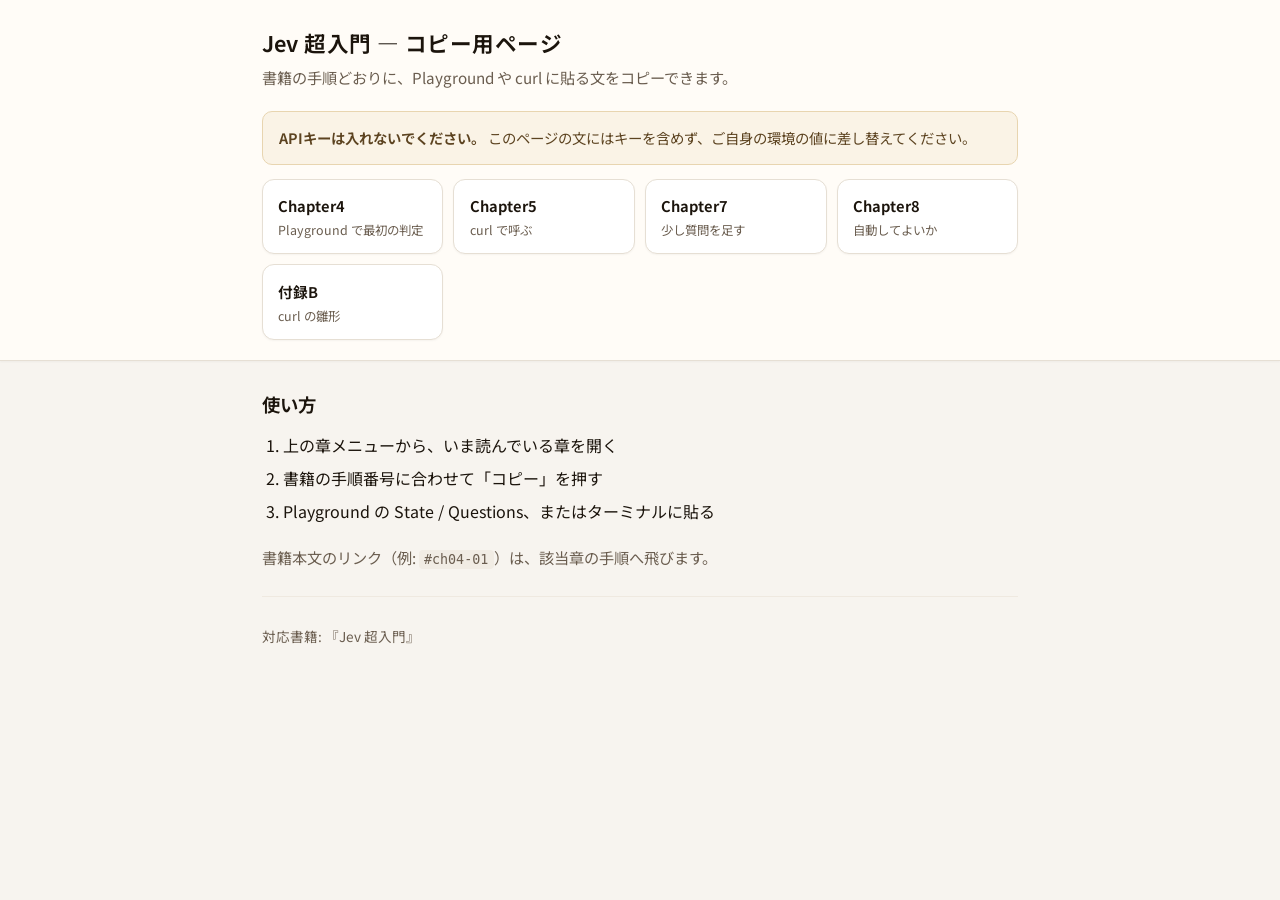
<file: index.html>
<!DOCTYPE html>
<html lang="ja"><head>
<meta charset="utf-8"/>
<meta name="viewport" content="width=device-width, initial-scale=1"/>
<title>Jev 超入門 — コピー用</title>
<link rel="preconnect" href="https://fonts.googleapis.com"/>
<link rel="preconnect" href="https://fonts.gstatic.com" crossorigin/>
<link href="https://fonts.googleapis.com/css2?family=Noto+Sans+JP:wght@400;500;600;700&display=swap" rel="stylesheet"/>
<link rel="stylesheet" href="assets/site.css"/>
<script>
// 書籍の #ch04-01 などを章ページへ振る
(function(){
  const map={
    ch04:'ch04.html', ch05:'ch05.html', ch07:'ch07.html', ch08:'ch08.html', apb:'apb.html'
  };
  const h=(location.hash||'').replace(/^#/,'');
  if(!h) return;
  const key=h.startsWith('apb')?'apb':h.slice(0,4);
  const page=map[key];
  if(page) location.replace(page+'#'+h);
})();
</script>
</head><body>
<header class="site"><div class="wrap">
  <h1>Jev 超入門 — コピー用ページ</h1>
  <p class="lede">書籍の手順どおりに、Playground や curl に貼る文をコピーできます。</p>
  <p class="warn"><strong>APIキーは入れないでください。</strong> このページの文にはキーを含めず、ご自身の環境の値に差し替えてください。</p>
  <div class="menu"><a href="ch04.html"><strong>Chapter4</strong><span>Playground で最初の判定</span></a><a href="ch05.html"><strong>Chapter5</strong><span>curl で呼ぶ</span></a><a href="ch07.html"><strong>Chapter7</strong><span>少し質問を足す</span></a><a href="ch08.html"><strong>Chapter8</strong><span>自動してよいか</span></a><a href="apb.html"><strong>付録B</strong><span>curl の雛形</span></a></div>
</div></header>
<main class="wrap">
  <h2>使い方</h2>
  <ol>
    <li>上の章メニューから、いま読んでいる章を開く</li>
    <li>書籍の手順番号に合わせて「コピー」を押す</li>
    <li>Playground の State / Questions、またはターミナルに貼る</li>
  </ol>
  <p>書籍本文のリンク（例: <code>#ch04-01</code>）は、該当章の手順へ飛びます。</p>
  <footer>対応書籍: 『Jev 超入門』</footer>
</main>
</body></html>
</file>
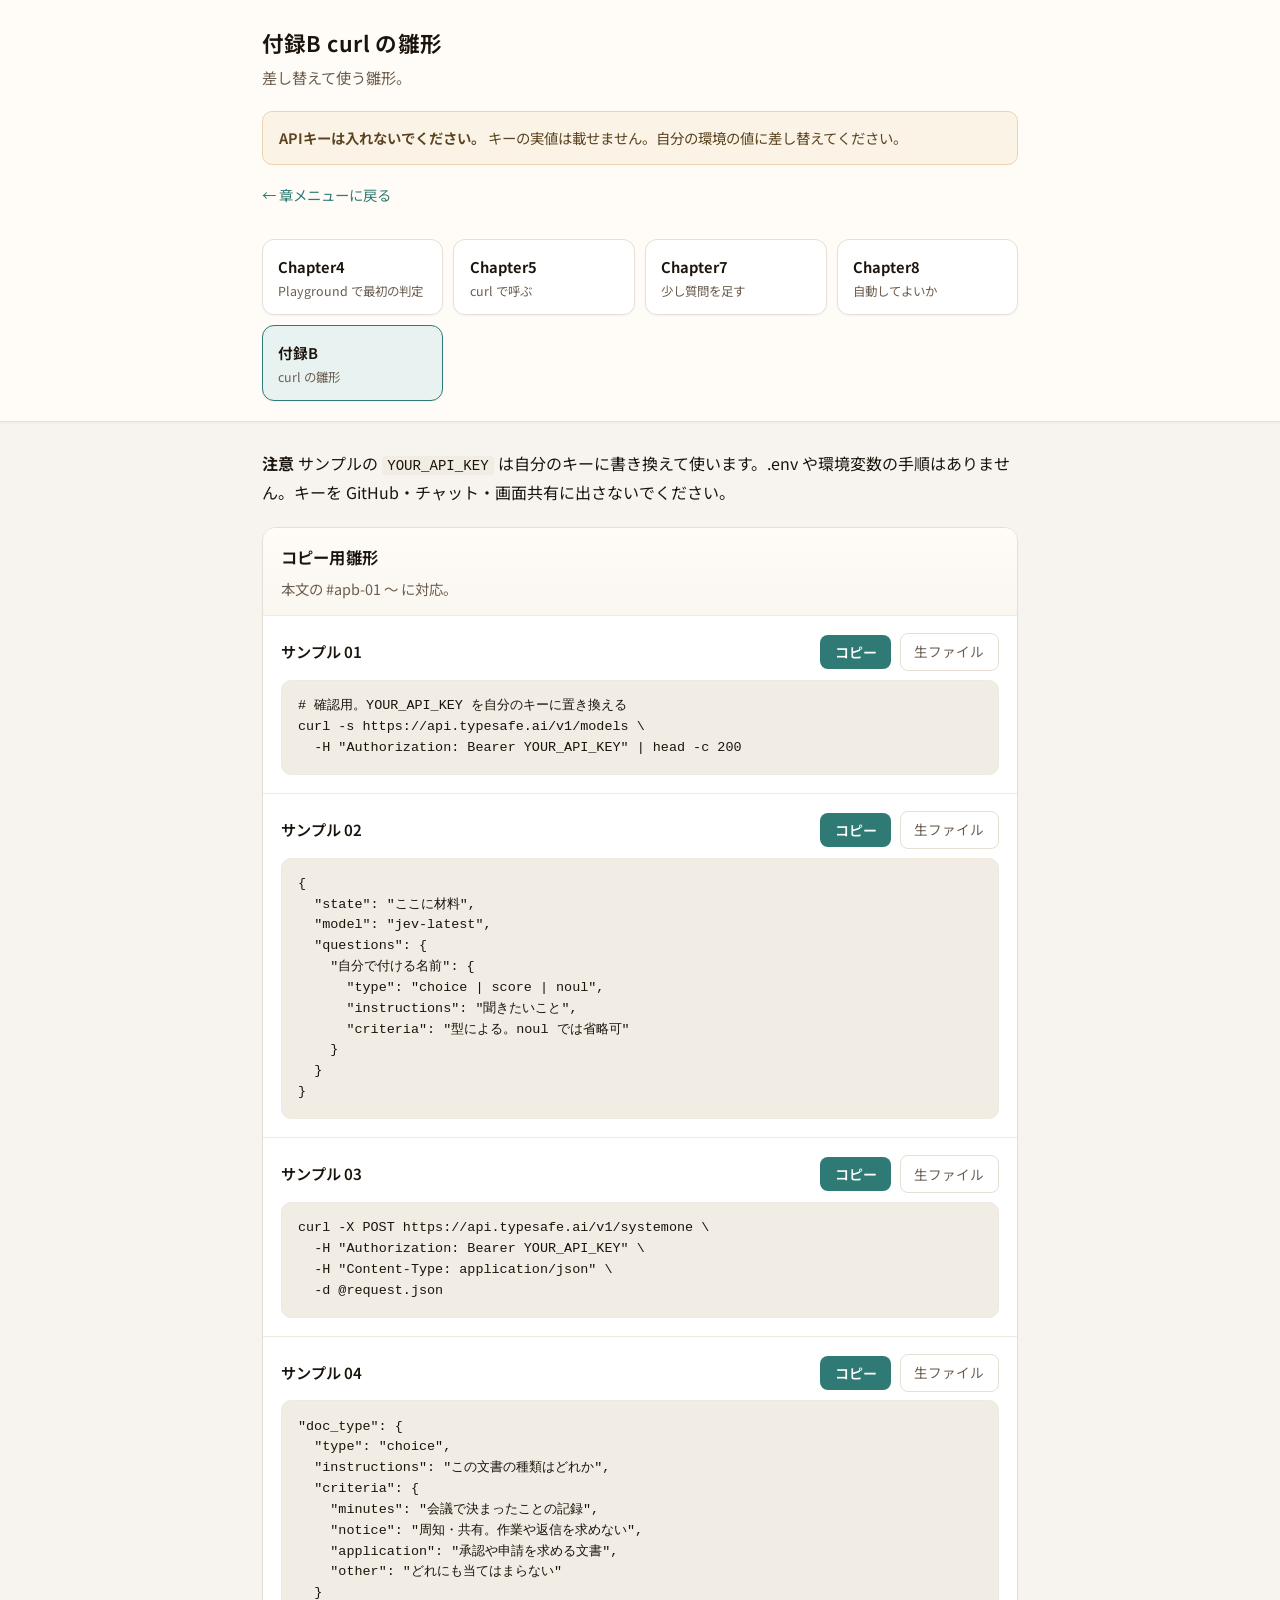
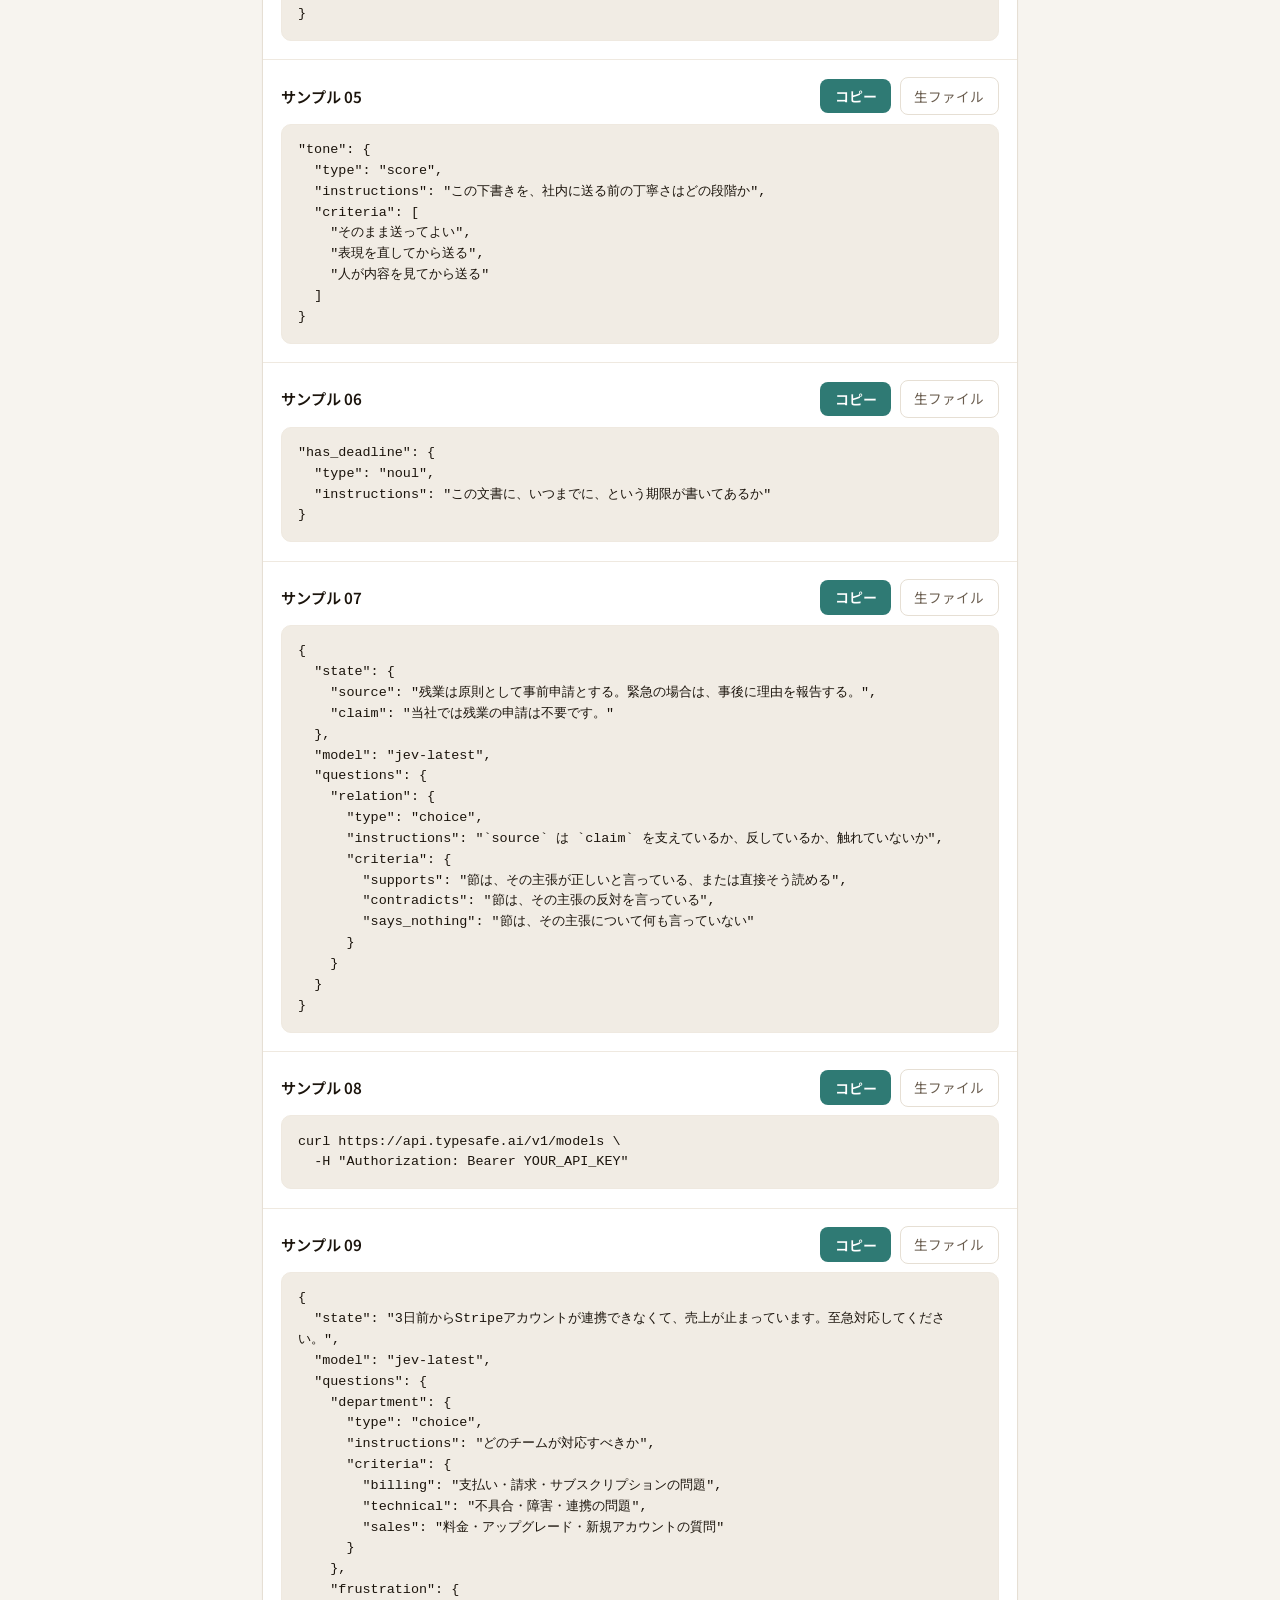
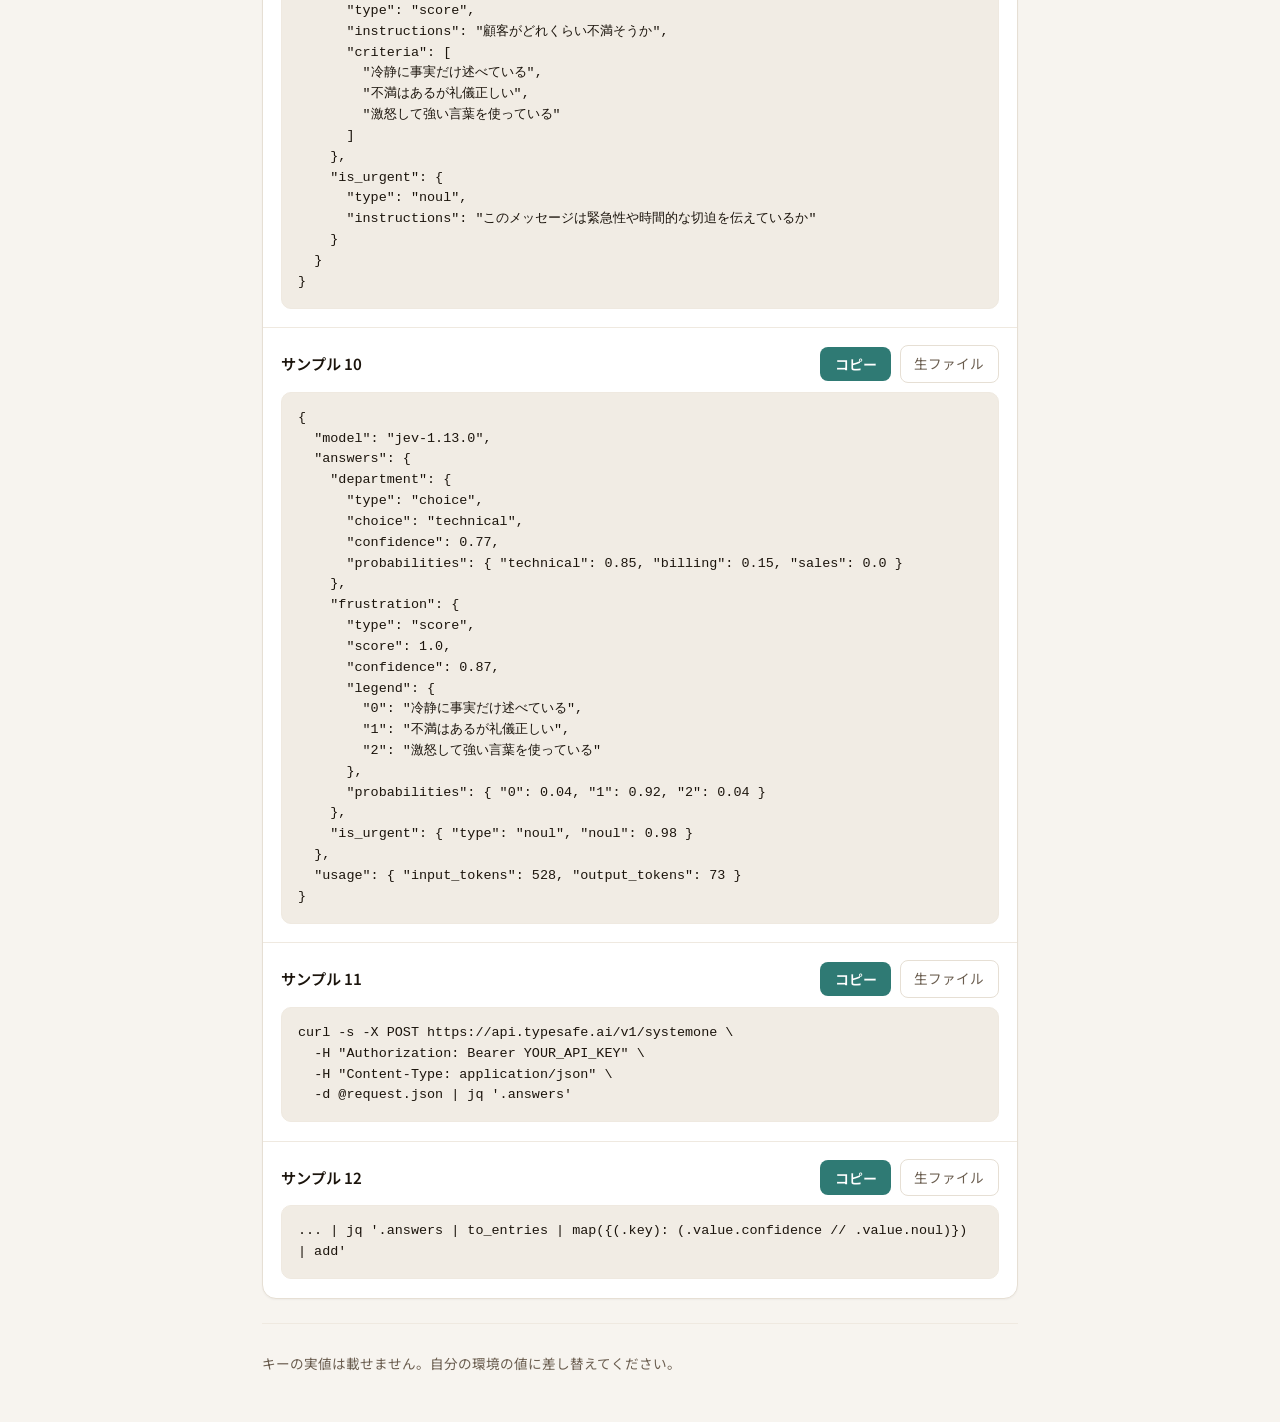
<file: apb.html>
<!DOCTYPE html>
<html lang="ja"><head>
<meta charset="utf-8"/>
<meta name="viewport" content="width=device-width, initial-scale=1"/>
<title>付録B curl の雛形 — コピー用</title>
<link rel="preconnect" href="https://fonts.googleapis.com"/>
<link rel="preconnect" href="https://fonts.gstatic.com" crossorigin/>
<link href="https://fonts.googleapis.com/css2?family=Noto+Sans+JP:wght@400;500;600;700&display=swap" rel="stylesheet"/>
<link rel="stylesheet" href="assets/site.css"/>
</head><body>
<header class="site"><div class="wrap">
  <h1>付録B curl の雛形</h1>
  <p class="lede">差し替えて使う雛形。</p>
  <p class="warn"><strong>APIキーは入れないでください。</strong> キーの実値は載せません。自分の環境の値に差し替えてください。</p>
  <p><a class="back" href="index.html">← 章メニューに戻る</a></p>
  <div class="menu"><a href="ch04.html"><strong>Chapter4</strong><span>Playground で最初の判定</span></a><a href="ch05.html"><strong>Chapter5</strong><span>curl で呼ぶ</span></a><a href="ch07.html"><strong>Chapter7</strong><span>少し質問を足す</span></a><a href="ch08.html"><strong>Chapter8</strong><span>自動してよいか</span></a><a href="apb.html" aria-current="page"><strong>付録B</strong><span>curl の雛形</span></a></div>
</div></header>
<main class="wrap">
<aside class="callout callout-warn"><strong>注意</strong> サンプルの <code>YOUR_API_KEY</code> は自分のキーに書き換えて使います。.env や環境変数の手順はありません。キーを GitHub・チャット・画面共有に出さないでください。</aside>

<section class="step">
  <header><h3>コピー用雛形</h3><p>本文の #apb-01 〜 に対応。</p></header>
  <div class="item" id="apb-01">
  <div class="row">
    <h4>サンプル 01</h4>
    <button type="button" data-copy="apb-01">コピー</button>
    <a class="raw" href="samples/appendix-b/01.sh">生ファイル</a>
  </div>
  
  <pre><code id="code-apb-01"># 確認用。YOUR_API_KEY を自分のキーに置き換える
curl -s https://api.typesafe.ai/v1/models \
  -H "Authorization: Bearer YOUR_API_KEY" | head -c 200</code></pre>
</div>
<div class="item" id="apb-02">
  <div class="row">
    <h4>サンプル 02</h4>
    <button type="button" data-copy="apb-02">コピー</button>
    <a class="raw" href="samples/appendix-b/02.json">生ファイル</a>
  </div>
  
  <pre><code id="code-apb-02">{
  "state": "ここに材料",
  "model": "jev-latest",
  "questions": {
    "自分で付ける名前": {
      "type": "choice | score | noul",
      "instructions": "聞きたいこと",
      "criteria": "型による。noul では省略可"
    }
  }
}</code></pre>
</div>
<div class="item" id="apb-03">
  <div class="row">
    <h4>サンプル 03</h4>
    <button type="button" data-copy="apb-03">コピー</button>
    <a class="raw" href="samples/appendix-b/03.sh">生ファイル</a>
  </div>
  
  <pre><code id="code-apb-03">curl -X POST https://api.typesafe.ai/v1/systemone \
  -H "Authorization: Bearer YOUR_API_KEY" \
  -H "Content-Type: application/json" \
  -d @request.json</code></pre>
</div>
<div class="item" id="apb-04">
  <div class="row">
    <h4>サンプル 04</h4>
    <button type="button" data-copy="apb-04">コピー</button>
    <a class="raw" href="samples/appendix-b/04.json">生ファイル</a>
  </div>
  
  <pre><code id="code-apb-04">"doc_type": {
  "type": "choice",
  "instructions": "この文書の種類はどれか",
  "criteria": {
    "minutes": "会議で決まったことの記録",
    "notice": "周知・共有。作業や返信を求めない",
    "application": "承認や申請を求める文書",
    "other": "どれにも当てはまらない"
  }
}</code></pre>
</div>
<div class="item" id="apb-05">
  <div class="row">
    <h4>サンプル 05</h4>
    <button type="button" data-copy="apb-05">コピー</button>
    <a class="raw" href="samples/appendix-b/05.json">生ファイル</a>
  </div>
  
  <pre><code id="code-apb-05">"tone": {
  "type": "score",
  "instructions": "この下書きを、社内に送る前の丁寧さはどの段階か",
  "criteria": [
    "そのまま送ってよい",
    "表現を直してから送る",
    "人が内容を見てから送る"
  ]
}</code></pre>
</div>
<div class="item" id="apb-06">
  <div class="row">
    <h4>サンプル 06</h4>
    <button type="button" data-copy="apb-06">コピー</button>
    <a class="raw" href="samples/appendix-b/06.json">生ファイル</a>
  </div>
  
  <pre><code id="code-apb-06">"has_deadline": {
  "type": "noul",
  "instructions": "この文書に、いつまでに、という期限が書いてあるか"
}</code></pre>
</div>
<div class="item" id="apb-07">
  <div class="row">
    <h4>サンプル 07</h4>
    <button type="button" data-copy="apb-07">コピー</button>
    <a class="raw" href="samples/appendix-b/07.json">生ファイル</a>
  </div>
  
  <pre><code id="code-apb-07">{
  "state": {
    "source": "残業は原則として事前申請とする。緊急の場合は、事後に理由を報告する。",
    "claim": "当社では残業の申請は不要です。"
  },
  "model": "jev-latest",
  "questions": {
    "relation": {
      "type": "choice",
      "instructions": "`source` は `claim` を支えているか、反しているか、触れていないか",
      "criteria": {
        "supports": "節は、その主張が正しいと言っている、または直接そう読める",
        "contradicts": "節は、その主張の反対を言っている",
        "says_nothing": "節は、その主張について何も言っていない"
      }
    }
  }
}</code></pre>
</div>
<div class="item" id="apb-08">
  <div class="row">
    <h4>サンプル 08</h4>
    <button type="button" data-copy="apb-08">コピー</button>
    <a class="raw" href="samples/appendix-b/08.sh">生ファイル</a>
  </div>
  
  <pre><code id="code-apb-08">curl https://api.typesafe.ai/v1/models \
  -H "Authorization: Bearer YOUR_API_KEY"</code></pre>
</div>
<div class="item" id="apb-09">
  <div class="row">
    <h4>サンプル 09</h4>
    <button type="button" data-copy="apb-09">コピー</button>
    <a class="raw" href="samples/appendix-b/09.json">生ファイル</a>
  </div>
  
  <pre><code id="code-apb-09">{
  "state": "3日前からStripeアカウントが連携できなくて、売上が止まっています。至急対応してください。",
  "model": "jev-latest",
  "questions": {
    "department": {
      "type": "choice",
      "instructions": "どのチームが対応すべきか",
      "criteria": {
        "billing": "支払い・請求・サブスクリプションの問題",
        "technical": "不具合・障害・連携の問題",
        "sales": "料金・アップグレード・新規アカウントの質問"
      }
    },
    "frustration": {
      "type": "score",
      "instructions": "顧客がどれくらい不満そうか",
      "criteria": [
        "冷静に事実だけ述べている",
        "不満はあるが礼儀正しい",
        "激怒して強い言葉を使っている"
      ]
    },
    "is_urgent": {
      "type": "noul",
      "instructions": "このメッセージは緊急性や時間的な切迫を伝えているか"
    }
  }
}</code></pre>
</div>
<div class="item" id="apb-10">
  <div class="row">
    <h4>サンプル 10</h4>
    <button type="button" data-copy="apb-10">コピー</button>
    <a class="raw" href="samples/appendix-b/10.json">生ファイル</a>
  </div>
  
  <pre><code id="code-apb-10">{
  "model": "jev-1.13.0",
  "answers": {
    "department": {
      "type": "choice",
      "choice": "technical",
      "confidence": 0.77,
      "probabilities": { "technical": 0.85, "billing": 0.15, "sales": 0.0 }
    },
    "frustration": {
      "type": "score",
      "score": 1.0,
      "confidence": 0.87,
      "legend": {
        "0": "冷静に事実だけ述べている",
        "1": "不満はあるが礼儀正しい",
        "2": "激怒して強い言葉を使っている"
      },
      "probabilities": { "0": 0.04, "1": 0.92, "2": 0.04 }
    },
    "is_urgent": { "type": "noul", "noul": 0.98 }
  },
  "usage": { "input_tokens": 528, "output_tokens": 73 }
}</code></pre>
</div>
<div class="item" id="apb-11">
  <div class="row">
    <h4>サンプル 11</h4>
    <button type="button" data-copy="apb-11">コピー</button>
    <a class="raw" href="samples/appendix-b/11.sh">生ファイル</a>
  </div>
  
  <pre><code id="code-apb-11">curl -s -X POST https://api.typesafe.ai/v1/systemone \
  -H "Authorization: Bearer YOUR_API_KEY" \
  -H "Content-Type: application/json" \
  -d @request.json | jq '.answers'</code></pre>
</div>
<div class="item" id="apb-12">
  <div class="row">
    <h4>サンプル 12</h4>
    <button type="button" data-copy="apb-12">コピー</button>
    <a class="raw" href="samples/appendix-b/12.sh">生ファイル</a>
  </div>
  
  <pre><code id="code-apb-12">... | jq '.answers | to_entries | map({(.key): (.value.confidence // .value.noul)}) | add'</code></pre>
</div>
</section>
<footer>キーの実値は載せません。自分の環境の値に差し替えてください。</footer>
</main>
<div class="toast" id="toast">コピーしました</div>
<script src="assets/site.js"></script>
</body></html>
</file>
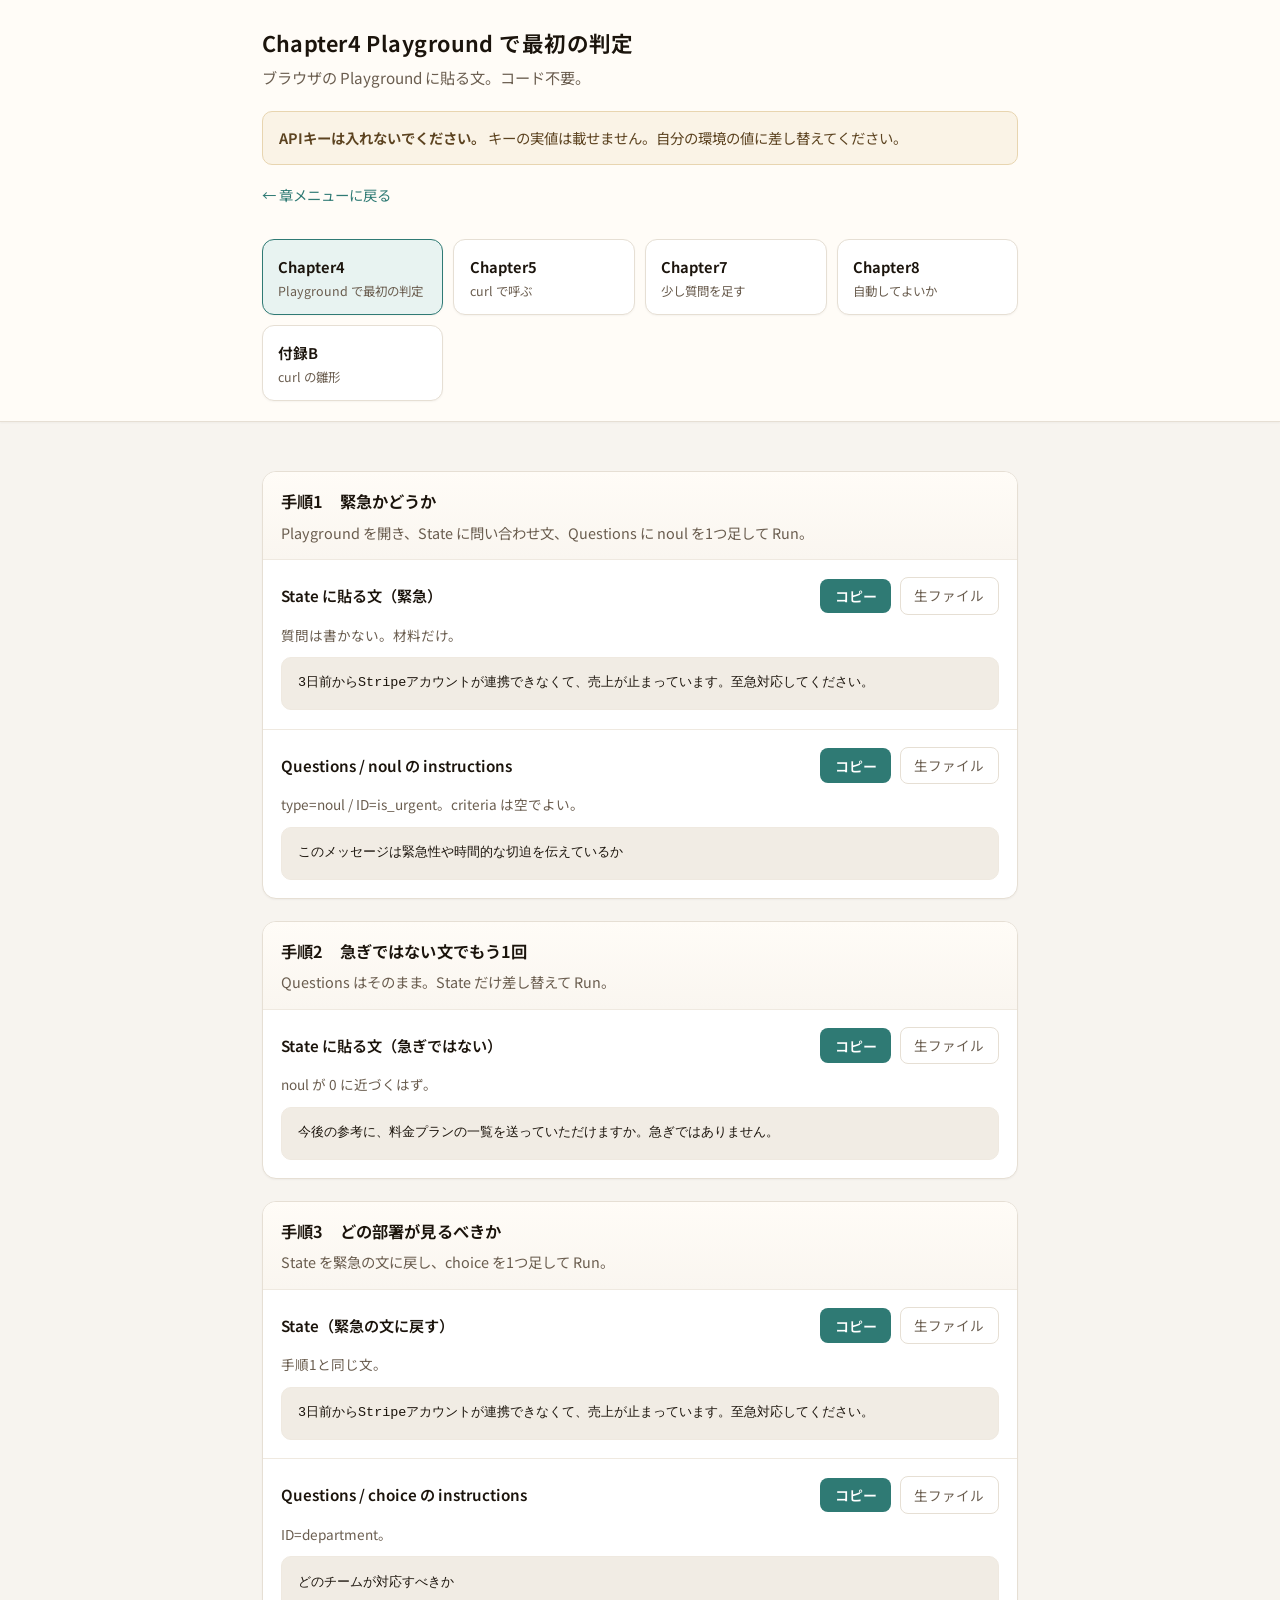
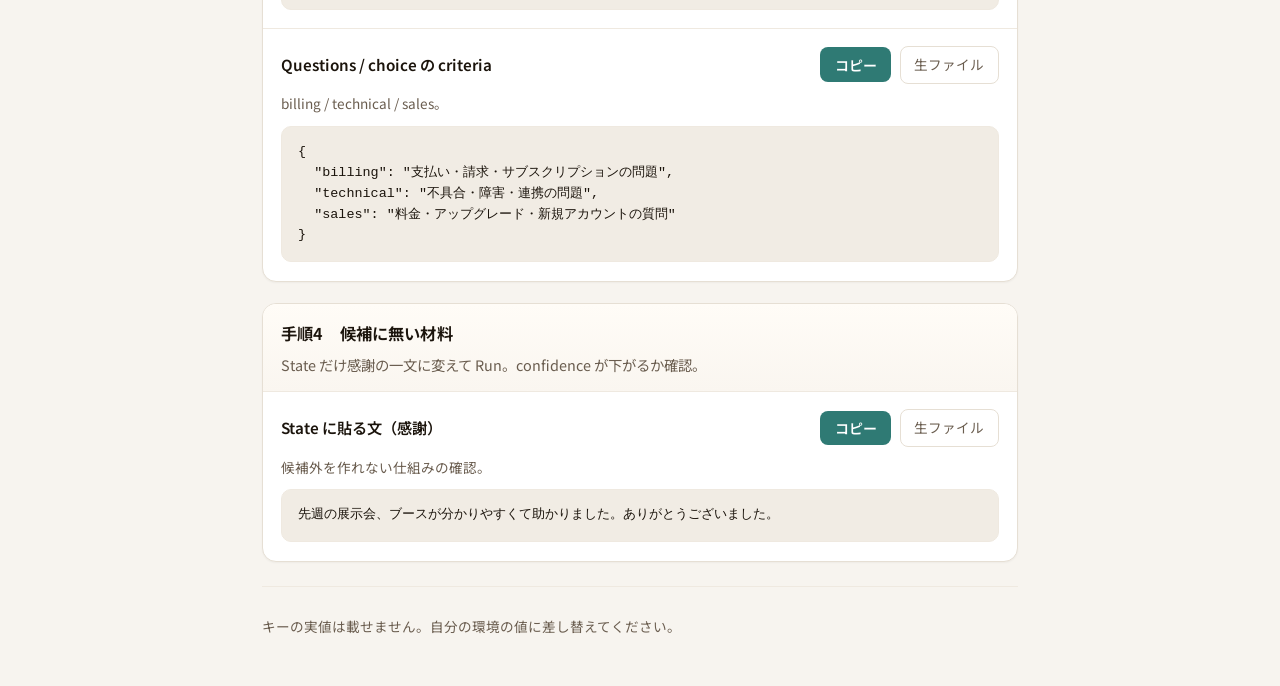
<file: ch04.html>
<!DOCTYPE html>
<html lang="ja"><head>
<meta charset="utf-8"/>
<meta name="viewport" content="width=device-width, initial-scale=1"/>
<title>Chapter4 Playground で最初の判定 — コピー用</title>
<link rel="preconnect" href="https://fonts.googleapis.com"/>
<link rel="preconnect" href="https://fonts.gstatic.com" crossorigin/>
<link href="https://fonts.googleapis.com/css2?family=Noto+Sans+JP:wght@400;500;600;700&display=swap" rel="stylesheet"/>
<link rel="stylesheet" href="assets/site.css"/>
</head><body>
<header class="site"><div class="wrap">
  <h1>Chapter4 Playground で最初の判定</h1>
  <p class="lede">ブラウザの Playground に貼る文。コード不要。</p>
  <p class="warn"><strong>APIキーは入れないでください。</strong> キーの実値は載せません。自分の環境の値に差し替えてください。</p>
  <p><a class="back" href="index.html">← 章メニューに戻る</a></p>
  <div class="menu"><a href="ch04.html" aria-current="page"><strong>Chapter4</strong><span>Playground で最初の判定</span></a><a href="ch05.html"><strong>Chapter5</strong><span>curl で呼ぶ</span></a><a href="ch07.html"><strong>Chapter7</strong><span>少し質問を足す</span></a><a href="ch08.html"><strong>Chapter8</strong><span>自動してよいか</span></a><a href="apb.html"><strong>付録B</strong><span>curl の雛形</span></a></div>
</div></header>
<main class="wrap">
<section class="step">
  <header><h3>手順1　緊急かどうか</h3><p>Playground を開き、State に問い合わせ文、Questions に noul を1つ足して Run。</p></header>
  <div class="item" id="ch04-01">
  <div class="row">
    <h4>State に貼る文（緊急）</h4>
    <button type="button" data-copy="ch04-01">コピー</button>
    <a class="raw" href="samples/ch04/01-state-urgent.txt">生ファイル</a>
  </div>
  <p class='note'>質問は書かない。材料だけ。</p>
  <pre><code id="code-ch04-01">3日前からStripeアカウントが連携できなくて、売上が止まっています。至急対応してください。
</code></pre>
</div>
<div class="item" id="ch04-02">
  <div class="row">
    <h4>Questions / noul の instructions</h4>
    <button type="button" data-copy="ch04-02">コピー</button>
    <a class="raw" href="samples/ch04/02-noul-instructions.txt">生ファイル</a>
  </div>
  <p class='note'>type=noul / ID=is_urgent。criteria は空でよい。</p>
  <pre><code id="code-ch04-02">このメッセージは緊急性や時間的な切迫を伝えているか
</code></pre>
</div>
</section><section class="step">
  <header><h3>手順2　急ぎではない文でもう1回</h3><p>Questions はそのまま。State だけ差し替えて Run。</p></header>
  <div class="item" id="ch04-03">
  <div class="row">
    <h4>State に貼る文（急ぎではない）</h4>
    <button type="button" data-copy="ch04-03">コピー</button>
    <a class="raw" href="samples/ch04/03-state-not-urgent.txt">生ファイル</a>
  </div>
  <p class='note'>noul が 0 に近づくはず。</p>
  <pre><code id="code-ch04-03">今後の参考に、料金プランの一覧を送っていただけますか。急ぎではありません。
</code></pre>
</div>
</section><section class="step">
  <header><h3>手順3　どの部署が見るべきか</h3><p>State を緊急の文に戻し、choice を1つ足して Run。</p></header>
  <div class="item" id="ch04-01b">
  <div class="row">
    <h4>State（緊急の文に戻す）</h4>
    <button type="button" data-copy="ch04-01b">コピー</button>
    <a class="raw" href="samples/ch04/01-state-urgent.txt">生ファイル</a>
  </div>
  <p class='note'>手順1と同じ文。</p>
  <pre><code id="code-ch04-01b">3日前からStripeアカウントが連携できなくて、売上が止まっています。至急対応してください。
</code></pre>
</div>
<div class="item" id="ch04-04">
  <div class="row">
    <h4>Questions / choice の instructions</h4>
    <button type="button" data-copy="ch04-04">コピー</button>
    <a class="raw" href="samples/ch04/04-choice-instructions.txt">生ファイル</a>
  </div>
  <p class='note'>ID=department。</p>
  <pre><code id="code-ch04-04">どのチームが対応すべきか
</code></pre>
</div>
<div class="item" id="ch04-05">
  <div class="row">
    <h4>Questions / choice の criteria</h4>
    <button type="button" data-copy="ch04-05">コピー</button>
    <a class="raw" href="samples/ch04/05-choice-criteria.json">生ファイル</a>
  </div>
  <p class='note'>billing / technical / sales。</p>
  <pre><code id="code-ch04-05">{
  &quot;billing&quot;: &quot;支払い・請求・サブスクリプションの問題&quot;,
  &quot;technical&quot;: &quot;不具合・障害・連携の問題&quot;,
  &quot;sales&quot;: &quot;料金・アップグレード・新規アカウントの質問&quot;
}
</code></pre>
</div>
</section><section class="step">
  <header><h3>手順4　候補に無い材料</h3><p>State だけ感謝の一文に変えて Run。confidence が下がるか確認。</p></header>
  <div class="item" id="ch04-06">
  <div class="row">
    <h4>State に貼る文（感謝）</h4>
    <button type="button" data-copy="ch04-06">コピー</button>
    <a class="raw" href="samples/ch04/06-state-thanks.txt">生ファイル</a>
  </div>
  <p class='note'>候補外を作れない仕組みの確認。</p>
  <pre><code id="code-ch04-06">先週の展示会、ブースが分かりやすくて助かりました。ありがとうございました。
</code></pre>
</div>
</section>
<footer>キーの実値は載せません。自分の環境の値に差し替えてください。</footer>
</main>
<div class="toast" id="toast">コピーしました</div>
<script src="assets/site.js"></script>
</body></html>
</file>
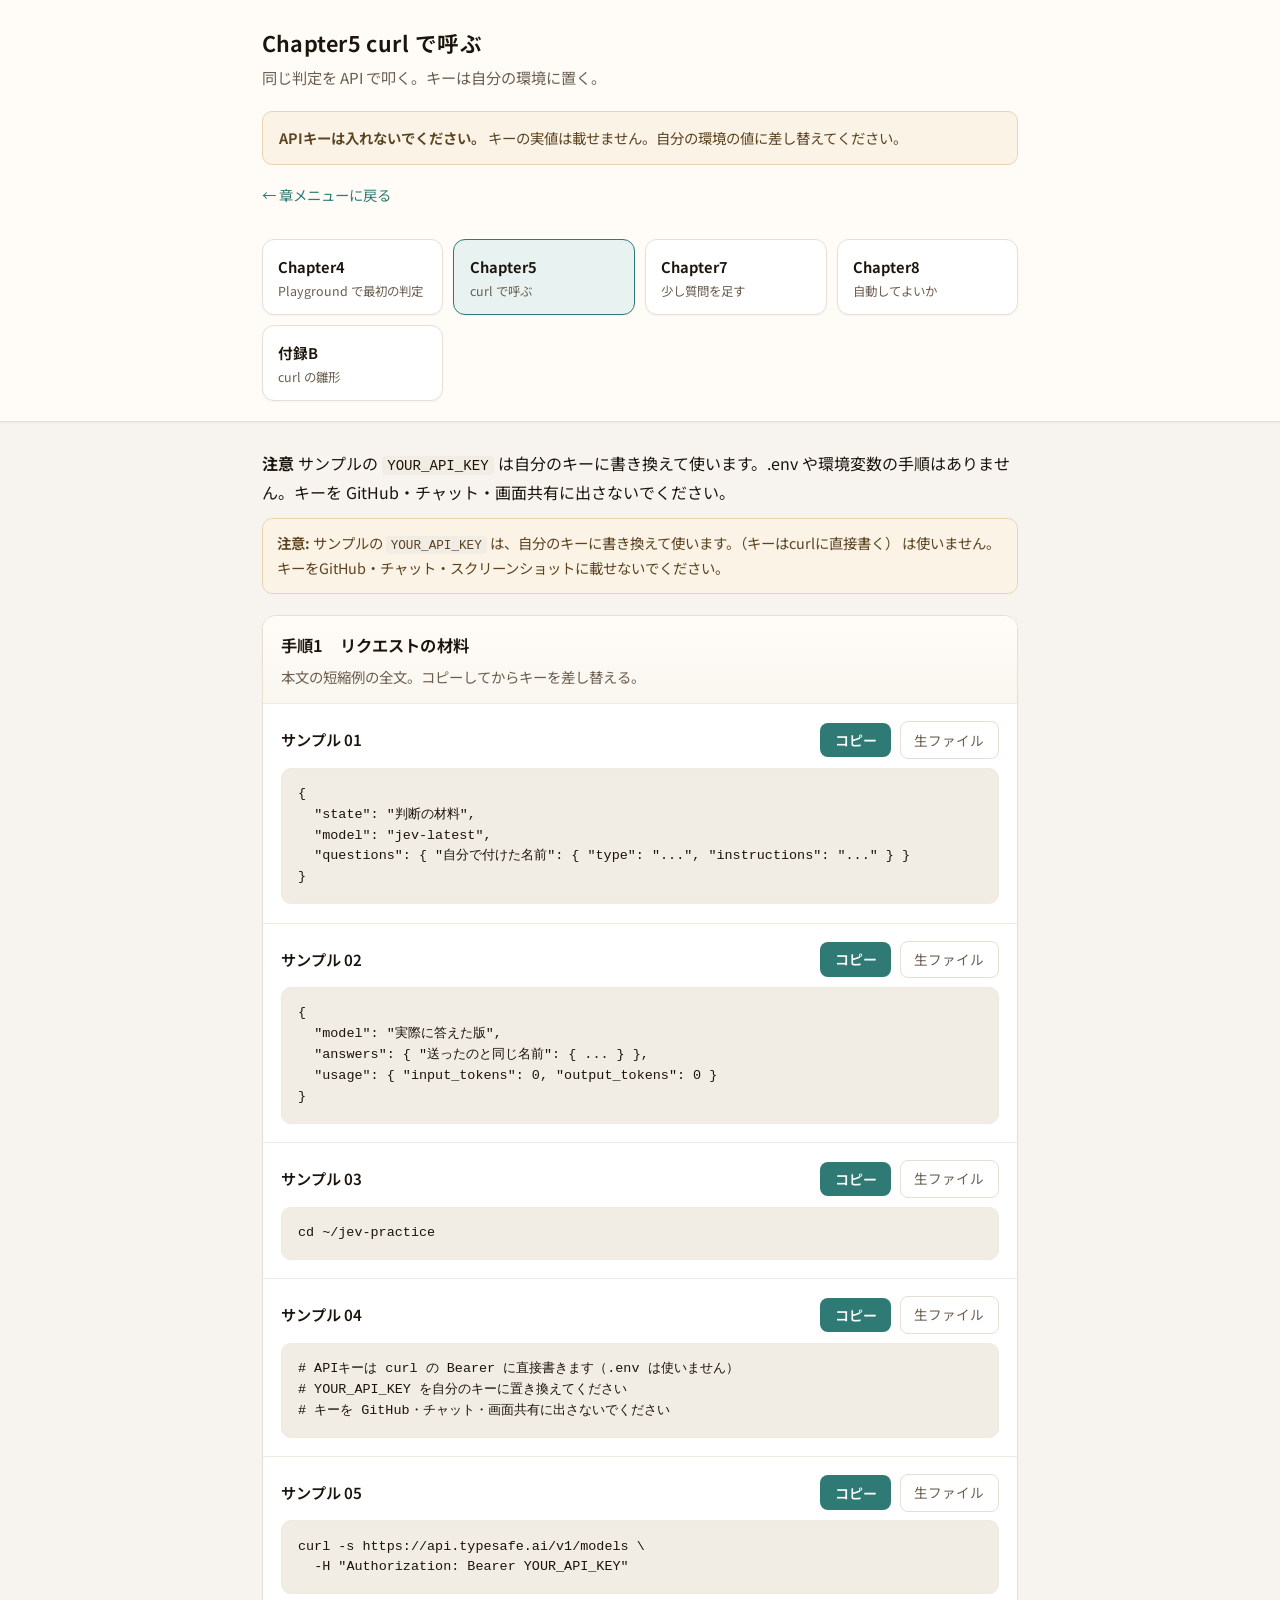
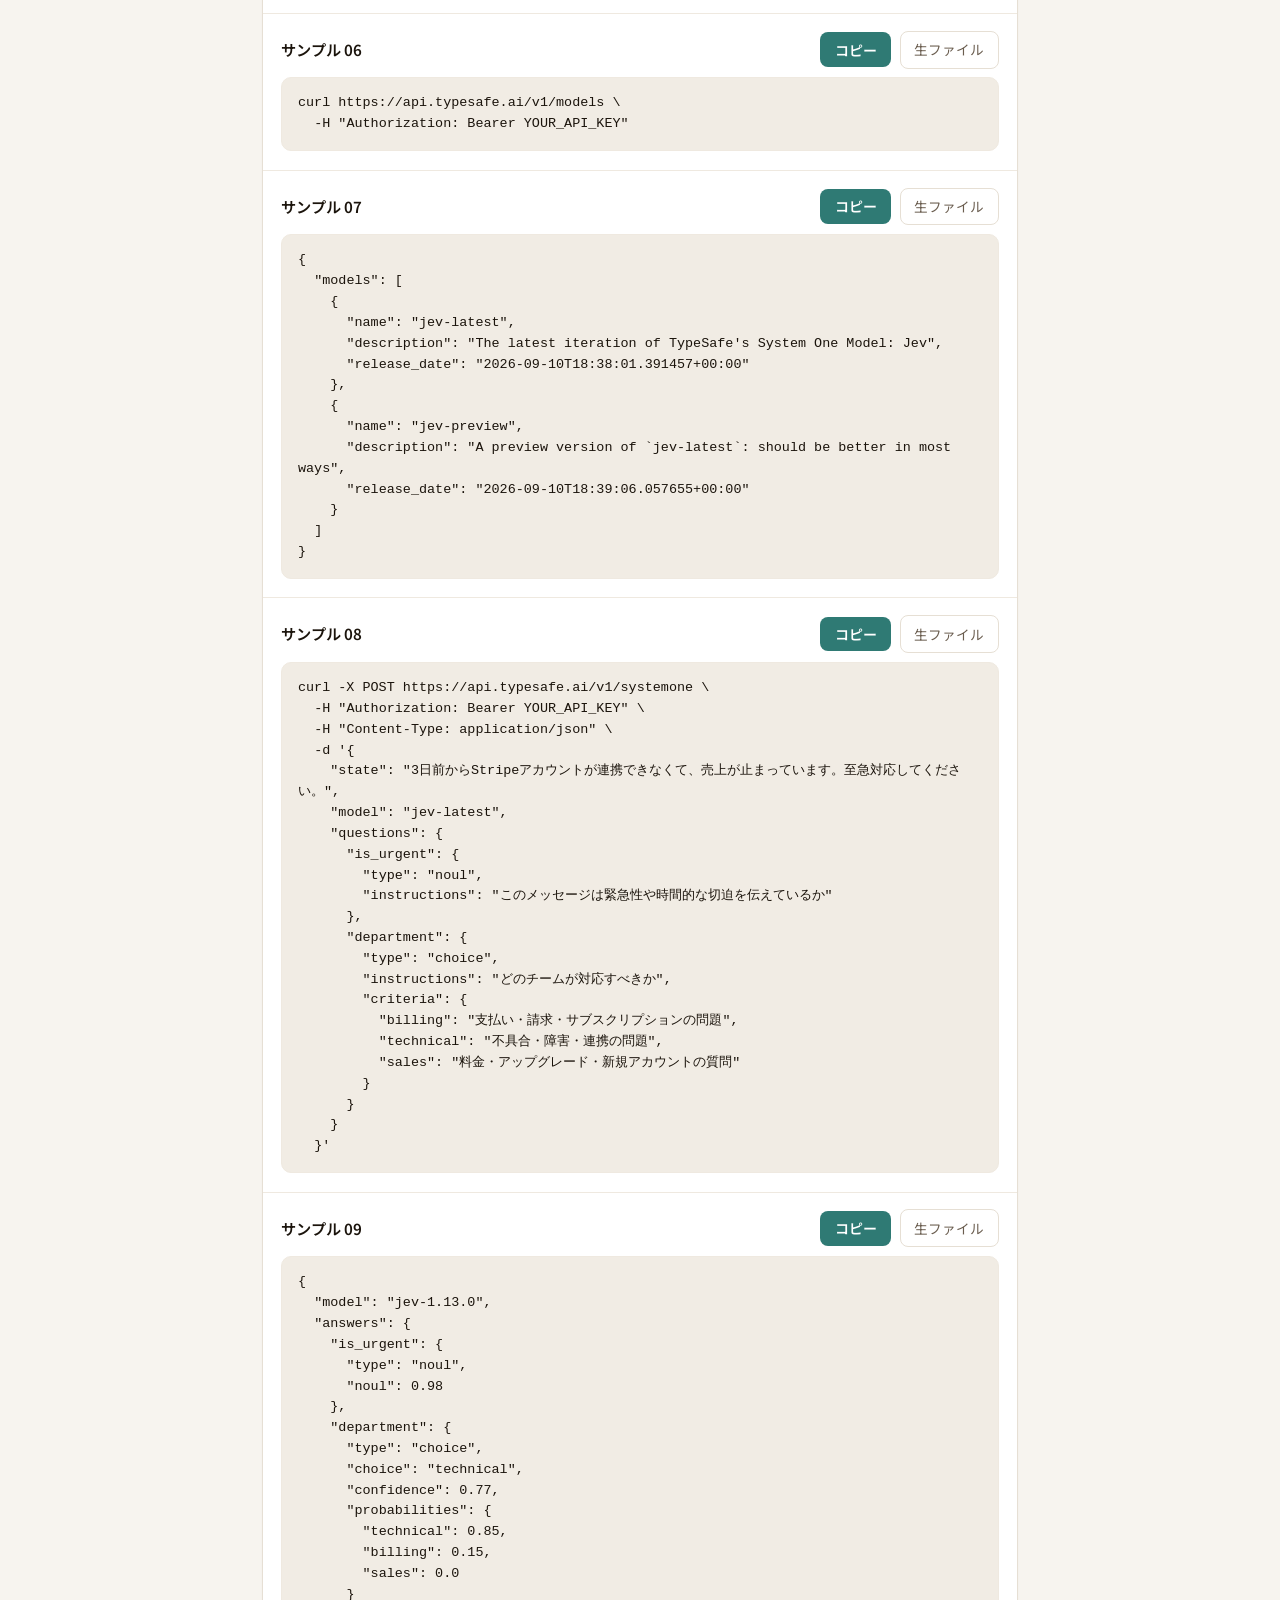
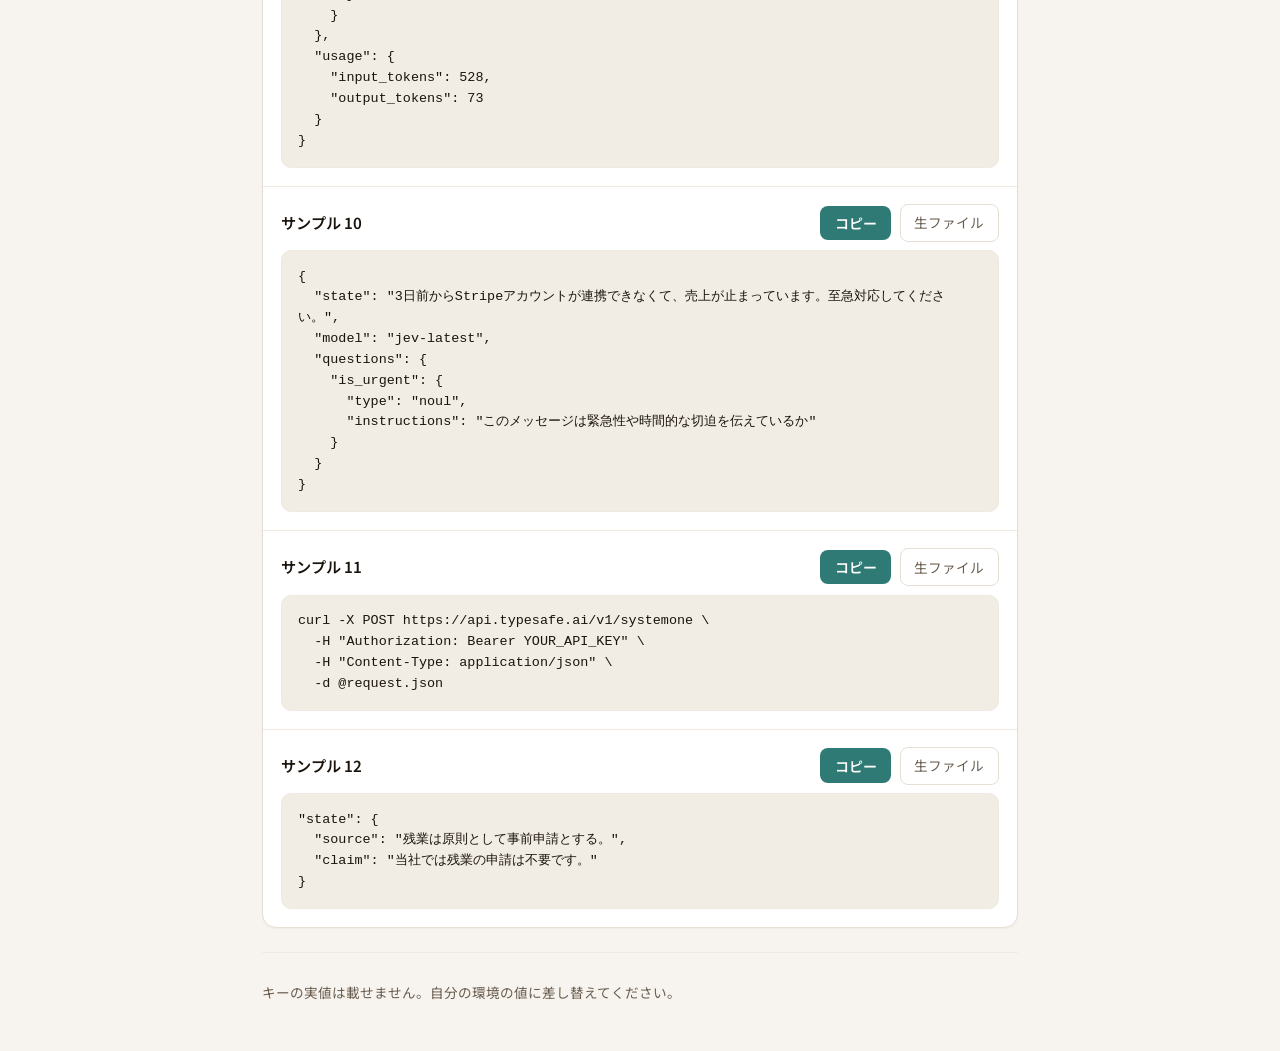
<file: ch05.html>
<!DOCTYPE html>
<html lang="ja"><head>
<meta charset="utf-8"/>
<meta name="viewport" content="width=device-width, initial-scale=1"/>
<title>Chapter5 curl で呼ぶ — コピー用</title>
<link rel="preconnect" href="https://fonts.googleapis.com"/>
<link rel="preconnect" href="https://fonts.gstatic.com" crossorigin/>
<link href="https://fonts.googleapis.com/css2?family=Noto+Sans+JP:wght@400;500;600;700&display=swap" rel="stylesheet"/>
<link rel="stylesheet" href="assets/site.css"/>
</head><body>
<header class="site"><div class="wrap">
  <h1>Chapter5 curl で呼ぶ</h1>
  <p class="lede">同じ判定を API で叩く。キーは自分の環境に置く。</p>
  <p class="warn"><strong>APIキーは入れないでください。</strong> キーの実値は載せません。自分の環境の値に差し替えてください。</p>
  <p><a class="back" href="index.html">← 章メニューに戻る</a></p>
  <div class="menu"><a href="ch04.html"><strong>Chapter4</strong><span>Playground で最初の判定</span></a><a href="ch05.html" aria-current="page"><strong>Chapter5</strong><span>curl で呼ぶ</span></a><a href="ch07.html"><strong>Chapter7</strong><span>少し質問を足す</span></a><a href="ch08.html"><strong>Chapter8</strong><span>自動してよいか</span></a><a href="apb.html"><strong>付録B</strong><span>curl の雛形</span></a></div>
</div></header>
<main class="wrap">
<aside class="callout callout-warn"><strong>注意</strong> サンプルの <code>YOUR_API_KEY</code> は自分のキーに書き換えて使います。.env や環境変数の手順はありません。キーを GitHub・チャット・画面共有に出さないでください。</aside>

<div class="warn" style="margin:12px 0;padding:12px 14px;border:1px solid #e8d5b0;background:#faf3e6;border-radius:10px;color:#5c4320"><strong>注意:</strong> サンプルの <code>YOUR_API_KEY</code> は、自分のキーに書き換えて使います。（キーはcurlに直接書く） は使いません。キーをGitHub・チャット・スクリーンショットに載せないでください。</div>
<section class="step">
  <header><h3>手順1　リクエストの材料</h3><p>本文の短縮例の全文。コピーしてからキーを差し替える。</p></header>
  <div class="item" id="ch05-01">
  <div class="row">
    <h4>サンプル 01</h4>
    <button type="button" data-copy="ch05-01">コピー</button>
    <a class="raw" href="samples/ch05/01.json">生ファイル</a>
  </div>
  
  <pre><code id="code-ch05-01">{
  "state": "判断の材料",
  "model": "jev-latest",
  "questions": { "自分で付けた名前": { "type": "...", "instructions": "..." } }
}</code></pre>
</div>
<div class="item" id="ch05-02">
  <div class="row">
    <h4>サンプル 02</h4>
    <button type="button" data-copy="ch05-02">コピー</button>
    <a class="raw" href="samples/ch05/02.json">生ファイル</a>
  </div>
  
  <pre><code id="code-ch05-02">{
  "model": "実際に答えた版",
  "answers": { "送ったのと同じ名前": { ... } },
  "usage": { "input_tokens": 0, "output_tokens": 0 }
}</code></pre>
</div>
<div class="item" id="ch05-03">
  <div class="row">
    <h4>サンプル 03</h4>
    <button type="button" data-copy="ch05-03">コピー</button>
    <a class="raw" href="samples/ch05/03.sh">生ファイル</a>
  </div>
  
  <pre><code id="code-ch05-03">cd ~/jev-practice</code></pre>
</div>
<div class="item" id="ch05-04">
  <div class="row">
    <h4>サンプル 04</h4>
    <button type="button" data-copy="ch05-04">コピー</button>
    <a class="raw" href="samples/ch05/04.sh">生ファイル</a>
  </div>
  
  <pre><code id="code-ch05-04"># APIキーは curl の Bearer に直接書きます（.env は使いません）
# YOUR_API_KEY を自分のキーに置き換えてください
# キーを GitHub・チャット・画面共有に出さないでください</code></pre>
</div>
<div class="item" id="ch05-05">
  <div class="row">
    <h4>サンプル 05</h4>
    <button type="button" data-copy="ch05-05">コピー</button>
    <a class="raw" href="samples/ch05/05.sh">生ファイル</a>
  </div>
  
  <pre><code id="code-ch05-05">curl -s https://api.typesafe.ai/v1/models \
  -H "Authorization: Bearer YOUR_API_KEY"</code></pre>
</div>
<div class="item" id="ch05-06">
  <div class="row">
    <h4>サンプル 06</h4>
    <button type="button" data-copy="ch05-06">コピー</button>
    <a class="raw" href="samples/ch05/06.sh">生ファイル</a>
  </div>
  
  <pre><code id="code-ch05-06">curl https://api.typesafe.ai/v1/models \
  -H "Authorization: Bearer YOUR_API_KEY"</code></pre>
</div>
<div class="item" id="ch05-07">
  <div class="row">
    <h4>サンプル 07</h4>
    <button type="button" data-copy="ch05-07">コピー</button>
    <a class="raw" href="samples/ch05/07.json">生ファイル</a>
  </div>
  
  <pre><code id="code-ch05-07">{
  "models": [
    {
      "name": "jev-latest",
      "description": "The latest iteration of TypeSafe's System One Model: Jev",
      "release_date": "2026-09-10T18:38:01.391457+00:00"
    },
    {
      "name": "jev-preview",
      "description": "A preview version of `jev-latest`: should be better in most ways",
      "release_date": "2026-09-10T18:39:06.057655+00:00"
    }
  ]
}</code></pre>
</div>
<div class="item" id="ch05-08">
  <div class="row">
    <h4>サンプル 08</h4>
    <button type="button" data-copy="ch05-08">コピー</button>
    <a class="raw" href="samples/ch05/08.sh">生ファイル</a>
  </div>
  
  <pre><code id="code-ch05-08">curl -X POST https://api.typesafe.ai/v1/systemone \
  -H "Authorization: Bearer YOUR_API_KEY" \
  -H "Content-Type: application/json" \
  -d '{
    "state": "3日前からStripeアカウントが連携できなくて、売上が止まっています。至急対応してください。",
    "model": "jev-latest",
    "questions": {
      "is_urgent": {
        "type": "noul",
        "instructions": "このメッセージは緊急性や時間的な切迫を伝えているか"
      },
      "department": {
        "type": "choice",
        "instructions": "どのチームが対応すべきか",
        "criteria": {
          "billing": "支払い・請求・サブスクリプションの問題",
          "technical": "不具合・障害・連携の問題",
          "sales": "料金・アップグレード・新規アカウントの質問"
        }
      }
    }
  }'</code></pre>
</div>
<div class="item" id="ch05-09">
  <div class="row">
    <h4>サンプル 09</h4>
    <button type="button" data-copy="ch05-09">コピー</button>
    <a class="raw" href="samples/ch05/09.json">生ファイル</a>
  </div>
  
  <pre><code id="code-ch05-09">{
  "model": "jev-1.13.0",
  "answers": {
    "is_urgent": {
      "type": "noul",
      "noul": 0.98
    },
    "department": {
      "type": "choice",
      "choice": "technical",
      "confidence": 0.77,
      "probabilities": {
        "technical": 0.85,
        "billing": 0.15,
        "sales": 0.0
      }
    }
  },
  "usage": {
    "input_tokens": 528,
    "output_tokens": 73
  }
}</code></pre>
</div>
<div class="item" id="ch05-10">
  <div class="row">
    <h4>サンプル 10</h4>
    <button type="button" data-copy="ch05-10">コピー</button>
    <a class="raw" href="samples/ch05/10.json">生ファイル</a>
  </div>
  
  <pre><code id="code-ch05-10">{
  "state": "3日前からStripeアカウントが連携できなくて、売上が止まっています。至急対応してください。",
  "model": "jev-latest",
  "questions": {
    "is_urgent": {
      "type": "noul",
      "instructions": "このメッセージは緊急性や時間的な切迫を伝えているか"
    }
  }
}</code></pre>
</div>
<div class="item" id="ch05-11">
  <div class="row">
    <h4>サンプル 11</h4>
    <button type="button" data-copy="ch05-11">コピー</button>
    <a class="raw" href="samples/ch05/11.sh">生ファイル</a>
  </div>
  
  <pre><code id="code-ch05-11">curl -X POST https://api.typesafe.ai/v1/systemone \
  -H "Authorization: Bearer YOUR_API_KEY" \
  -H "Content-Type: application/json" \
  -d @request.json</code></pre>
</div>
<div class="item" id="ch05-12">
  <div class="row">
    <h4>サンプル 12</h4>
    <button type="button" data-copy="ch05-12">コピー</button>
    <a class="raw" href="samples/ch05/12.json">生ファイル</a>
  </div>
  
  <pre><code id="code-ch05-12">"state": {
  "source": "残業は原則として事前申請とする。",
  "claim": "当社では残業の申請は不要です。"
}</code></pre>
</div>
</section>
<footer>キーの実値は載せません。自分の環境の値に差し替えてください。</footer>
</main>
<div class="toast" id="toast">コピーしました</div>
<script src="assets/site.js"></script>
</body></html>
</file>
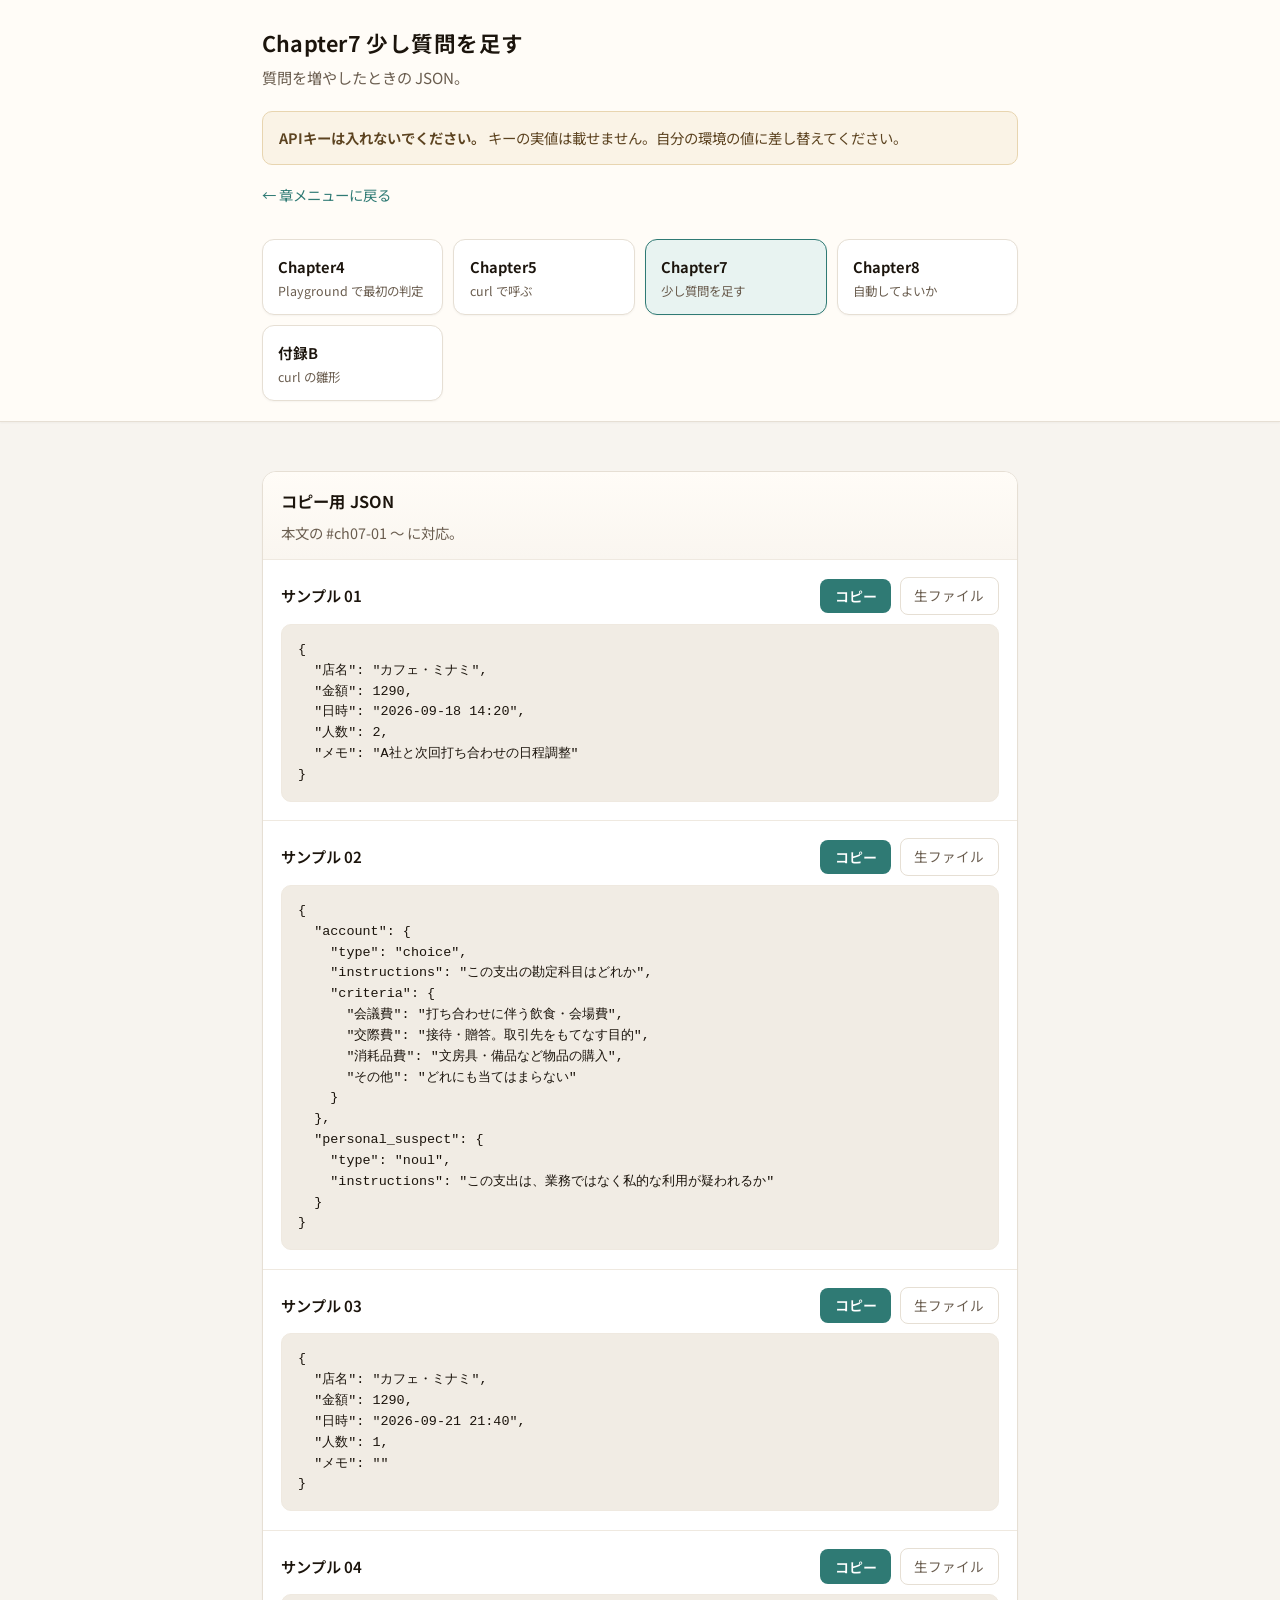
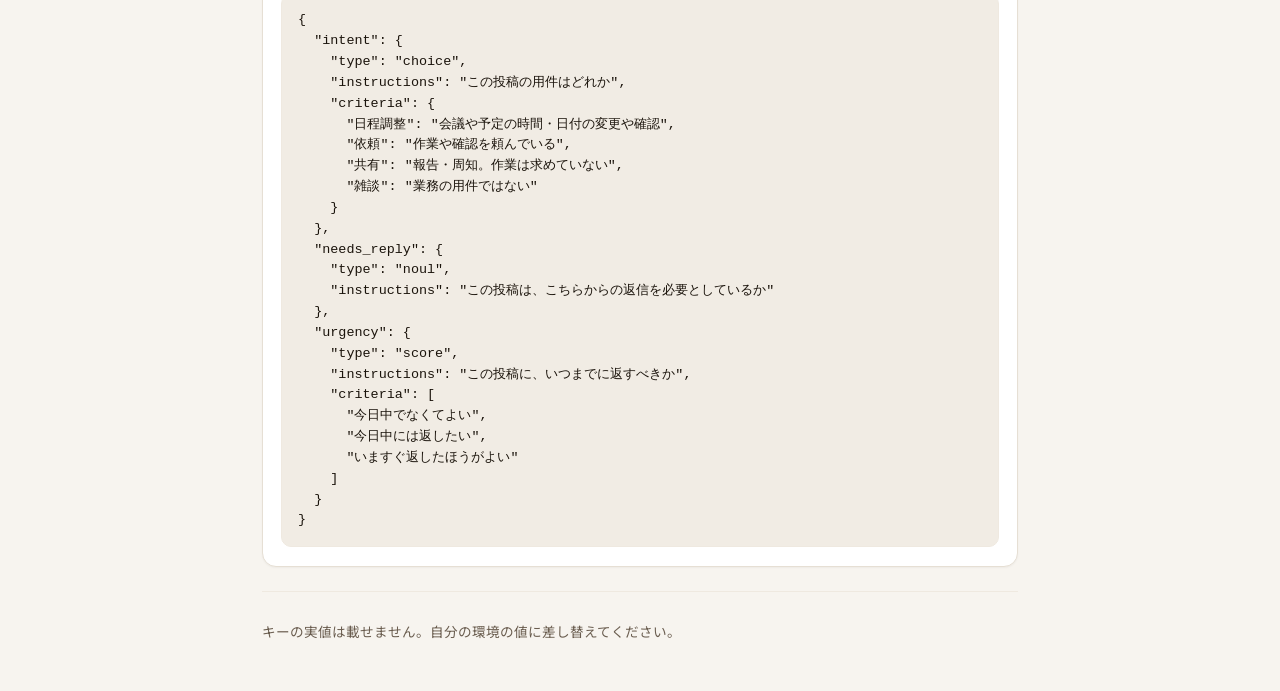
<file: ch07.html>
<!DOCTYPE html>
<html lang="ja"><head>
<meta charset="utf-8"/>
<meta name="viewport" content="width=device-width, initial-scale=1"/>
<title>Chapter7 少し質問を足す — コピー用</title>
<link rel="preconnect" href="https://fonts.googleapis.com"/>
<link rel="preconnect" href="https://fonts.gstatic.com" crossorigin/>
<link href="https://fonts.googleapis.com/css2?family=Noto+Sans+JP:wght@400;500;600;700&display=swap" rel="stylesheet"/>
<link rel="stylesheet" href="assets/site.css"/>
</head><body>
<header class="site"><div class="wrap">
  <h1>Chapter7 少し質問を足す</h1>
  <p class="lede">質問を増やしたときの JSON。</p>
  <p class="warn"><strong>APIキーは入れないでください。</strong> キーの実値は載せません。自分の環境の値に差し替えてください。</p>
  <p><a class="back" href="index.html">← 章メニューに戻る</a></p>
  <div class="menu"><a href="ch04.html"><strong>Chapter4</strong><span>Playground で最初の判定</span></a><a href="ch05.html"><strong>Chapter5</strong><span>curl で呼ぶ</span></a><a href="ch07.html" aria-current="page"><strong>Chapter7</strong><span>少し質問を足す</span></a><a href="ch08.html"><strong>Chapter8</strong><span>自動してよいか</span></a><a href="apb.html"><strong>付録B</strong><span>curl の雛形</span></a></div>
</div></header>
<main class="wrap">
<section class="step">
  <header><h3>コピー用 JSON</h3><p>本文の #ch07-01 〜 に対応。</p></header>
  <div class="item" id="ch07-01">
  <div class="row">
    <h4>サンプル 01</h4>
    <button type="button" data-copy="ch07-01">コピー</button>
    <a class="raw" href="samples/ch07/01.json">生ファイル</a>
  </div>
  
  <pre><code id="code-ch07-01">{
  &quot;店名&quot;: &quot;カフェ・ミナミ&quot;,
  &quot;金額&quot;: 1290,
  &quot;日時&quot;: &quot;2026-09-18 14:20&quot;,
  &quot;人数&quot;: 2,
  &quot;メモ&quot;: &quot;A社と次回打ち合わせの日程調整&quot;
}
</code></pre>
</div>
<div class="item" id="ch07-02">
  <div class="row">
    <h4>サンプル 02</h4>
    <button type="button" data-copy="ch07-02">コピー</button>
    <a class="raw" href="samples/ch07/02.json">生ファイル</a>
  </div>
  
  <pre><code id="code-ch07-02">{
  &quot;account&quot;: {
    &quot;type&quot;: &quot;choice&quot;,
    &quot;instructions&quot;: &quot;この支出の勘定科目はどれか&quot;,
    &quot;criteria&quot;: {
      &quot;会議費&quot;: &quot;打ち合わせに伴う飲食・会場費&quot;,
      &quot;交際費&quot;: &quot;接待・贈答。取引先をもてなす目的&quot;,
      &quot;消耗品費&quot;: &quot;文房具・備品など物品の購入&quot;,
      &quot;その他&quot;: &quot;どれにも当てはまらない&quot;
    }
  },
  &quot;personal_suspect&quot;: {
    &quot;type&quot;: &quot;noul&quot;,
    &quot;instructions&quot;: &quot;この支出は、業務ではなく私的な利用が疑われるか&quot;
  }
}
</code></pre>
</div>
<div class="item" id="ch07-03">
  <div class="row">
    <h4>サンプル 03</h4>
    <button type="button" data-copy="ch07-03">コピー</button>
    <a class="raw" href="samples/ch07/03.json">生ファイル</a>
  </div>
  
  <pre><code id="code-ch07-03">{
  &quot;店名&quot;: &quot;カフェ・ミナミ&quot;,
  &quot;金額&quot;: 1290,
  &quot;日時&quot;: &quot;2026-09-21 21:40&quot;,
  &quot;人数&quot;: 1,
  &quot;メモ&quot;: &quot;&quot;
}
</code></pre>
</div>
<div class="item" id="ch07-04">
  <div class="row">
    <h4>サンプル 04</h4>
    <button type="button" data-copy="ch07-04">コピー</button>
    <a class="raw" href="samples/ch07/04.json">生ファイル</a>
  </div>
  
  <pre><code id="code-ch07-04">{
  &quot;intent&quot;: {
    &quot;type&quot;: &quot;choice&quot;,
    &quot;instructions&quot;: &quot;この投稿の用件はどれか&quot;,
    &quot;criteria&quot;: {
      &quot;日程調整&quot;: &quot;会議や予定の時間・日付の変更や確認&quot;,
      &quot;依頼&quot;: &quot;作業や確認を頼んでいる&quot;,
      &quot;共有&quot;: &quot;報告・周知。作業は求めていない&quot;,
      &quot;雑談&quot;: &quot;業務の用件ではない&quot;
    }
  },
  &quot;needs_reply&quot;: {
    &quot;type&quot;: &quot;noul&quot;,
    &quot;instructions&quot;: &quot;この投稿は、こちらからの返信を必要としているか&quot;
  },
  &quot;urgency&quot;: {
    &quot;type&quot;: &quot;score&quot;,
    &quot;instructions&quot;: &quot;この投稿に、いつまでに返すべきか&quot;,
    &quot;criteria&quot;: [
      &quot;今日中でなくてよい&quot;,
      &quot;今日中には返したい&quot;,
      &quot;いますぐ返したほうがよい&quot;
    ]
  }
}
</code></pre>
</div>
</section>
<footer>キーの実値は載せません。自分の環境の値に差し替えてください。</footer>
</main>
<div class="toast" id="toast">コピーしました</div>
<script src="assets/site.js"></script>
</body></html>
</file>
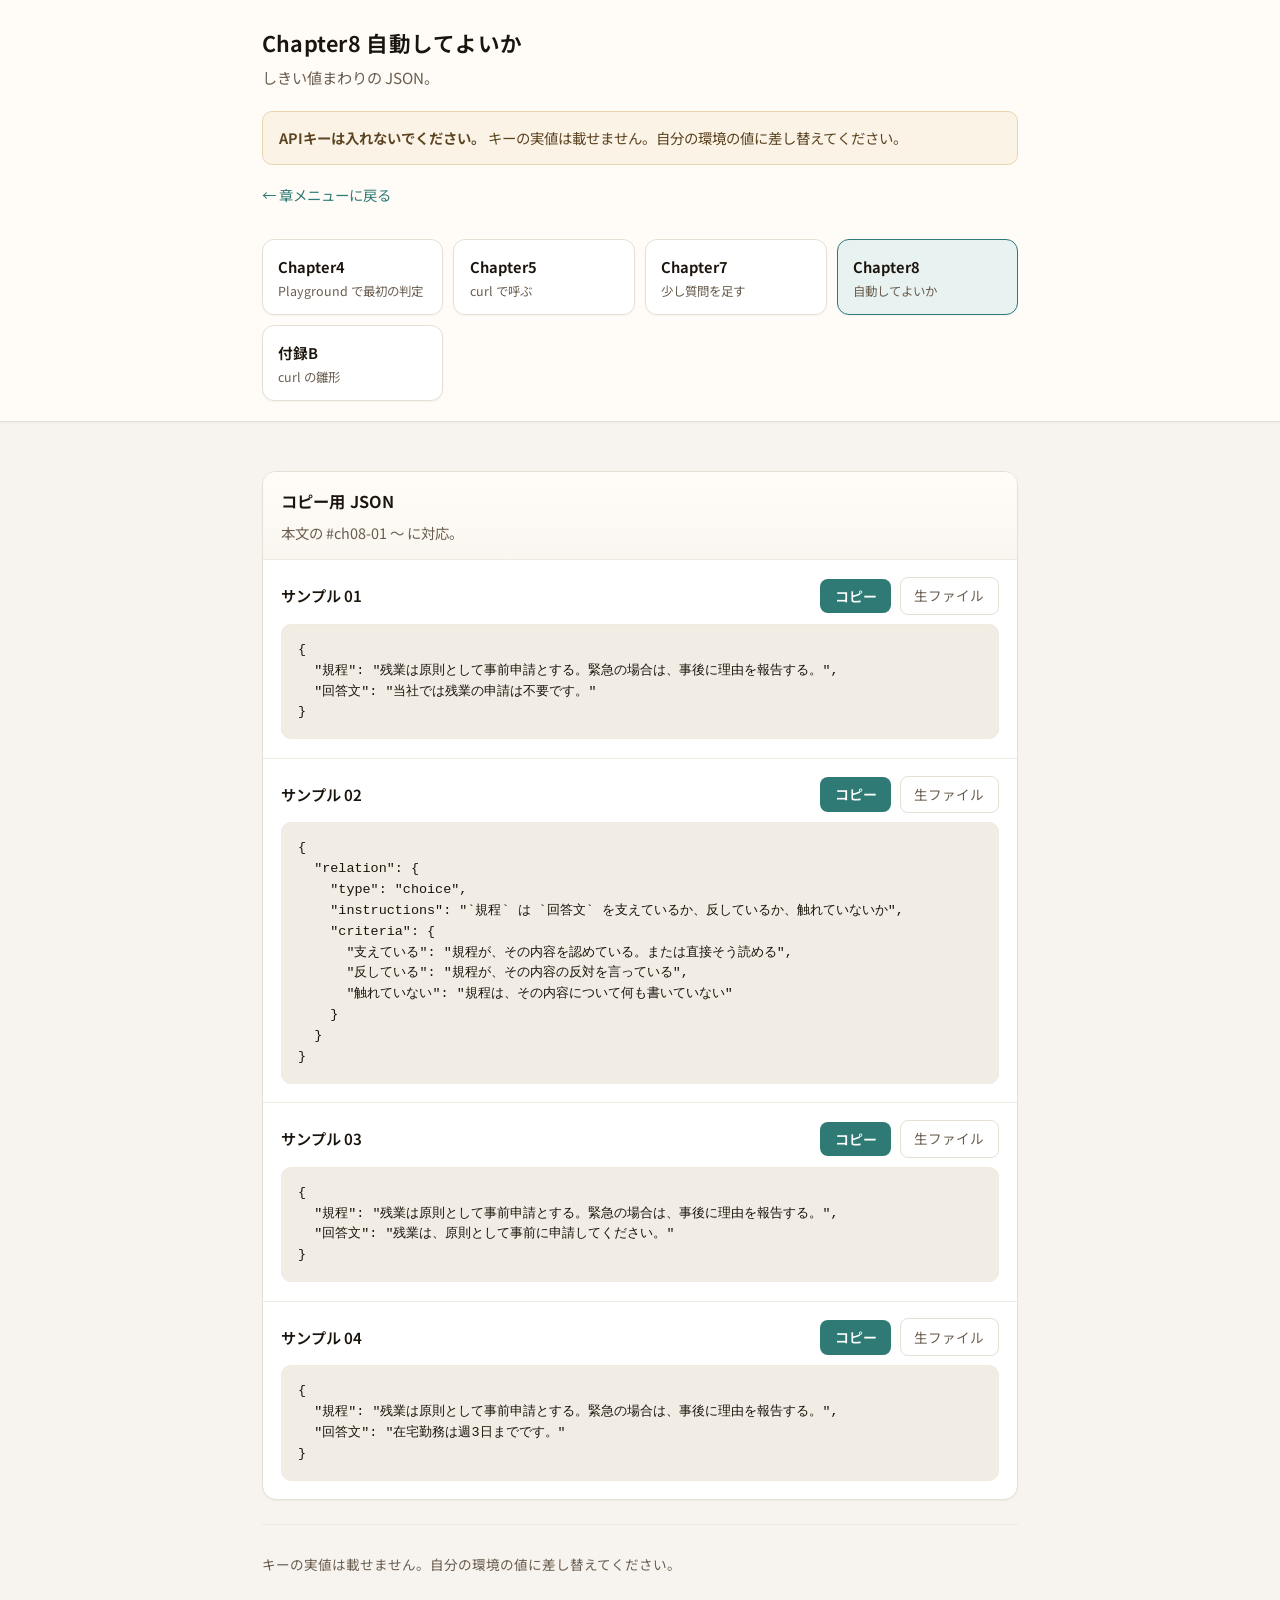
<file: ch08.html>
<!DOCTYPE html>
<html lang="ja"><head>
<meta charset="utf-8"/>
<meta name="viewport" content="width=device-width, initial-scale=1"/>
<title>Chapter8 自動してよいか — コピー用</title>
<link rel="preconnect" href="https://fonts.googleapis.com"/>
<link rel="preconnect" href="https://fonts.gstatic.com" crossorigin/>
<link href="https://fonts.googleapis.com/css2?family=Noto+Sans+JP:wght@400;500;600;700&display=swap" rel="stylesheet"/>
<link rel="stylesheet" href="assets/site.css"/>
</head><body>
<header class="site"><div class="wrap">
  <h1>Chapter8 自動してよいか</h1>
  <p class="lede">しきい値まわりの JSON。</p>
  <p class="warn"><strong>APIキーは入れないでください。</strong> キーの実値は載せません。自分の環境の値に差し替えてください。</p>
  <p><a class="back" href="index.html">← 章メニューに戻る</a></p>
  <div class="menu"><a href="ch04.html"><strong>Chapter4</strong><span>Playground で最初の判定</span></a><a href="ch05.html"><strong>Chapter5</strong><span>curl で呼ぶ</span></a><a href="ch07.html"><strong>Chapter7</strong><span>少し質問を足す</span></a><a href="ch08.html" aria-current="page"><strong>Chapter8</strong><span>自動してよいか</span></a><a href="apb.html"><strong>付録B</strong><span>curl の雛形</span></a></div>
</div></header>
<main class="wrap">
<section class="step">
  <header><h3>コピー用 JSON</h3><p>本文の #ch08-01 〜 に対応。</p></header>
  <div class="item" id="ch08-01">
  <div class="row">
    <h4>サンプル 01</h4>
    <button type="button" data-copy="ch08-01">コピー</button>
    <a class="raw" href="samples/ch08/01.json">生ファイル</a>
  </div>
  
  <pre><code id="code-ch08-01">{
  &quot;規程&quot;: &quot;残業は原則として事前申請とする。緊急の場合は、事後に理由を報告する。&quot;,
  &quot;回答文&quot;: &quot;当社では残業の申請は不要です。&quot;
}
</code></pre>
</div>
<div class="item" id="ch08-02">
  <div class="row">
    <h4>サンプル 02</h4>
    <button type="button" data-copy="ch08-02">コピー</button>
    <a class="raw" href="samples/ch08/02.json">生ファイル</a>
  </div>
  
  <pre><code id="code-ch08-02">{
  &quot;relation&quot;: {
    &quot;type&quot;: &quot;choice&quot;,
    &quot;instructions&quot;: &quot;`規程` は `回答文` を支えているか、反しているか、触れていないか&quot;,
    &quot;criteria&quot;: {
      &quot;支えている&quot;: &quot;規程が、その内容を認めている。または直接そう読める&quot;,
      &quot;反している&quot;: &quot;規程が、その内容の反対を言っている&quot;,
      &quot;触れていない&quot;: &quot;規程は、その内容について何も書いていない&quot;
    }
  }
}
</code></pre>
</div>
<div class="item" id="ch08-03">
  <div class="row">
    <h4>サンプル 03</h4>
    <button type="button" data-copy="ch08-03">コピー</button>
    <a class="raw" href="samples/ch08/03.json">生ファイル</a>
  </div>
  
  <pre><code id="code-ch08-03">{
  &quot;規程&quot;: &quot;残業は原則として事前申請とする。緊急の場合は、事後に理由を報告する。&quot;,
  &quot;回答文&quot;: &quot;残業は、原則として事前に申請してください。&quot;
}
</code></pre>
</div>
<div class="item" id="ch08-04">
  <div class="row">
    <h4>サンプル 04</h4>
    <button type="button" data-copy="ch08-04">コピー</button>
    <a class="raw" href="samples/ch08/04.json">生ファイル</a>
  </div>
  
  <pre><code id="code-ch08-04">{
  &quot;規程&quot;: &quot;残業は原則として事前申請とする。緊急の場合は、事後に理由を報告する。&quot;,
  &quot;回答文&quot;: &quot;在宅勤務は週3日までです。&quot;
}
</code></pre>
</div>
</section>
<footer>キーの実値は載せません。自分の環境の値に差し替えてください。</footer>
</main>
<div class="toast" id="toast">コピーしました</div>
<script src="assets/site.js"></script>
</body></html>
</file>
<file: assets/site.css>
/* Jev 超入門 — companion Pages (ebook feel) */
:root {
  --bg: #f7f4ef;
  --surface: #fffcf7;
  --card: #ffffff;
  --line: #e6dfd4;
  --line-soft: #efe9e0;
  --text: #1b140c;
  --muted: #6a5d4f;
  --accent: #2f7a74;
  --accent-hover: #266860;
  --accent-soft: #e8f3f1;
  --pre-bg: #f1ece4;
  --warn-bg: #faf3e6;
  --warn-line: #e8d5b0;
  --warn-text: #5c4320;
  --ok: #2f7a4e;
  --ok-bg: #e8f5ee;
  --shadow: 0 1px 2px rgba(27, 20, 12, 0.04);
  --radius: 12px;
  --max: 800px;
}

*,
*::before,
*::after {
  box-sizing: border-box;
}

html {
  scroll-behavior: smooth;
}

body {
  margin: 0;
  font-family: "Noto Sans JP", "Hiragino Sans", "Hiragino Kaku Gothic ProN",
    "Yu Gothic UI", "Yu Gothic", Meiryo, system-ui, -apple-system, sans-serif;
  background: var(--bg);
  color: var(--text);
  line-height: 1.7;
  font-size: 16px;
  -webkit-font-smoothing: antialiased;
}

a {
  color: var(--accent);
  text-decoration: none;
}

a:hover {
  text-decoration: underline;
  color: var(--accent-hover);
}

.wrap {
  max-width: var(--max);
  margin: 0 auto;
  padding: 0 1.35rem;
}

/* —— Header / chapter menu —— */
header.site {
  background: var(--surface);
  border-bottom: 1px solid var(--line);
  padding: 1.75rem 0 1.25rem;
  box-shadow: var(--shadow);
}

header.site h1 {
  margin: 0 0 0.45rem;
  font-size: 1.35rem;
  font-weight: 650;
  letter-spacing: 0.02em;
  line-height: 1.4;
}

header.site .lede {
  margin: 0 0 0.75rem;
  color: var(--muted);
  font-size: 0.95rem;
}

header.site .back {
  display: inline-block;
  margin: 0 0 1rem;
  font-size: 0.9rem;
}

.menu {
  display: grid;
  grid-template-columns: repeat(auto-fit, minmax(148px, 1fr));
  gap: 0.65rem;
  margin: 0.85rem 0 0;
}

.menu a {
  display: block;
  background: var(--card);
  border: 1px solid var(--line);
  border-radius: var(--radius);
  padding: 0.85rem 0.95rem;
  color: var(--text);
  text-decoration: none;
  transition: border-color 0.15s ease, box-shadow 0.15s ease, background 0.15s ease;
  box-shadow: var(--shadow);
}

.menu a:hover {
  border-color: #cfc4b4;
  box-shadow: 0 2px 8px rgba(27, 20, 12, 0.06);
  text-decoration: none;
}

.menu a[aria-current="page"] {
  border-color: var(--accent);
  background: var(--accent-soft);
}

.menu a strong {
  display: block;
  margin-bottom: 0.2rem;
  font-size: 0.92rem;
  font-weight: 650;
}

.menu a span {
  display: block;
  font-size: 0.78rem;
  color: var(--muted);
  line-height: 1.45;
}

/* —— Warning —— */
.warn {
  margin: 1.25rem 0 0;
  padding: 0.85rem 1rem;
  background: var(--warn-bg);
  border: 1px solid var(--warn-line);
  border-radius: 10px;
  color: var(--warn-text);
  font-size: 0.9rem;
}

.warn strong {
  font-weight: 650;
}

/* —— Main —— */
main.wrap {
  padding-top: 1.75rem;
  padding-bottom: 2.5rem;
}

main h2 {
  margin: 0 0 0.75rem;
  font-size: 1.15rem;
  font-weight: 650;
}

main ol {
  margin: 0 0 1.25rem;
  padding-left: 1.35rem;
  color: var(--text);
}

main ol li {
  margin: 0.35rem 0;
}

main > p {
  color: var(--muted);
  font-size: 0.95rem;
}

code.inline,
main code:not(pre code) {
  font-family: ui-monospace, "SF Mono", Menlo, Consolas, monospace;
  font-size: 0.88em;
  background: var(--pre-bg);
  padding: 0.12em 0.4em;
  border-radius: 4px;
}

/* —— Step cards —— */
.step {
  background: var(--card);
  border: 1px solid var(--line);
  border-radius: 14px;
  margin: 1.35rem 0;
  overflow: hidden;
  box-shadow: var(--shadow);
}

.step > header {
  padding: 1rem 1.15rem 0.95rem;
  border-bottom: 1px solid var(--line-soft);
  background: linear-gradient(180deg, #fffcf7 0%, #faf6f0 100%);
}

.step > header h3 {
  margin: 0 0 0.35rem;
  font-size: 1.02rem;
  font-weight: 650;
  letter-spacing: 0.01em;
}

.step > header p {
  margin: 0;
  font-size: 0.9rem;
  color: var(--muted);
  line-height: 1.55;
}

.item {
  padding: 1.05rem 1.15rem 1.15rem;
  border-top: 1px solid var(--line-soft);
  scroll-margin-top: 1.25rem;
}

.item:first-of-type {
  border-top: 0;
}

.item .row {
  display: flex;
  gap: 0.55rem;
  align-items: center;
  flex-wrap: wrap;
  margin-bottom: 0.55rem;
}

.item .row h4 {
  flex: 1;
  margin: 0;
  font-size: 0.95rem;
  font-weight: 600;
  min-width: 140px;
  line-height: 1.4;
}

.item .note {
  font-size: 0.85rem;
  color: var(--muted);
  margin: 0 0 0.65rem;
}

/* —— Buttons —— */
button[data-copy] {
  background: var(--accent);
  color: #fff;
  border: 0;
  border-radius: 8px;
  padding: 0.45rem 0.9rem;
  font-size: 0.875rem;
  font-family: inherit;
  font-weight: 600;
  cursor: pointer;
  transition: background 0.15s ease;
}

button[data-copy]:hover {
  background: var(--accent-hover);
}

button[data-copy]:focus-visible {
  outline: 2px solid var(--accent);
  outline-offset: 2px;
}

a.raw {
  background: transparent;
  color: var(--muted);
  border: 1px solid var(--line);
  border-radius: 8px;
  padding: 0.4rem 0.85rem;
  font-size: 0.85rem;
  display: inline-block;
  text-decoration: none;
  transition: border-color 0.15s ease, color 0.15s ease;
}

a.raw:hover {
  border-color: #cfc4b4;
  color: var(--text);
  text-decoration: none;
}

/* —— Code blocks —— */
pre {
  margin: 0;
  padding: 0.95rem 1rem;
  background: var(--pre-bg);
  border: 1px solid var(--line-soft);
  border-radius: 10px;
  overflow: auto;
  font-size: 0.84rem;
  line-height: 1.55;
  white-space: pre-wrap;
  word-break: break-word;
  color: var(--text);
}

pre code {
  font-family: ui-monospace, "SF Mono", Menlo, Consolas, "Cascadia Mono", monospace;
  background: none;
  padding: 0;
  font-size: inherit;
  color: inherit;
}

/* —— Toast —— */
.toast {
  position: fixed;
  right: 1rem;
  bottom: 1rem;
  background: var(--ok-bg);
  color: var(--ok);
  border: 1px solid #b8dcc8;
  padding: 0.65rem 1rem;
  border-radius: 8px;
  display: none;
  z-index: 50;
  font-size: 0.9rem;
  font-weight: 600;
  box-shadow: 0 4px 16px rgba(27, 20, 12, 0.08);
}

.toast.is-visible {
  display: block;
}

/* —— Footer —— */
footer {
  color: var(--muted);
  font-size: 0.85rem;
  padding: 1.75rem 0 0.5rem;
  border-top: 1px solid var(--line-soft);
  margin-top: 1.5rem;
}

@media (max-width: 520px) {
  header.site {
    padding: 1.35rem 0 1rem;
  }

  header.site h1 {
    font-size: 1.2rem;
  }

  .wrap {
    padding: 0 1.05rem;
  }

  .menu {
    grid-template-columns: 1fr 1fr;
  }

  pre {
    font-size: 0.8rem;
  }
}
</file>
